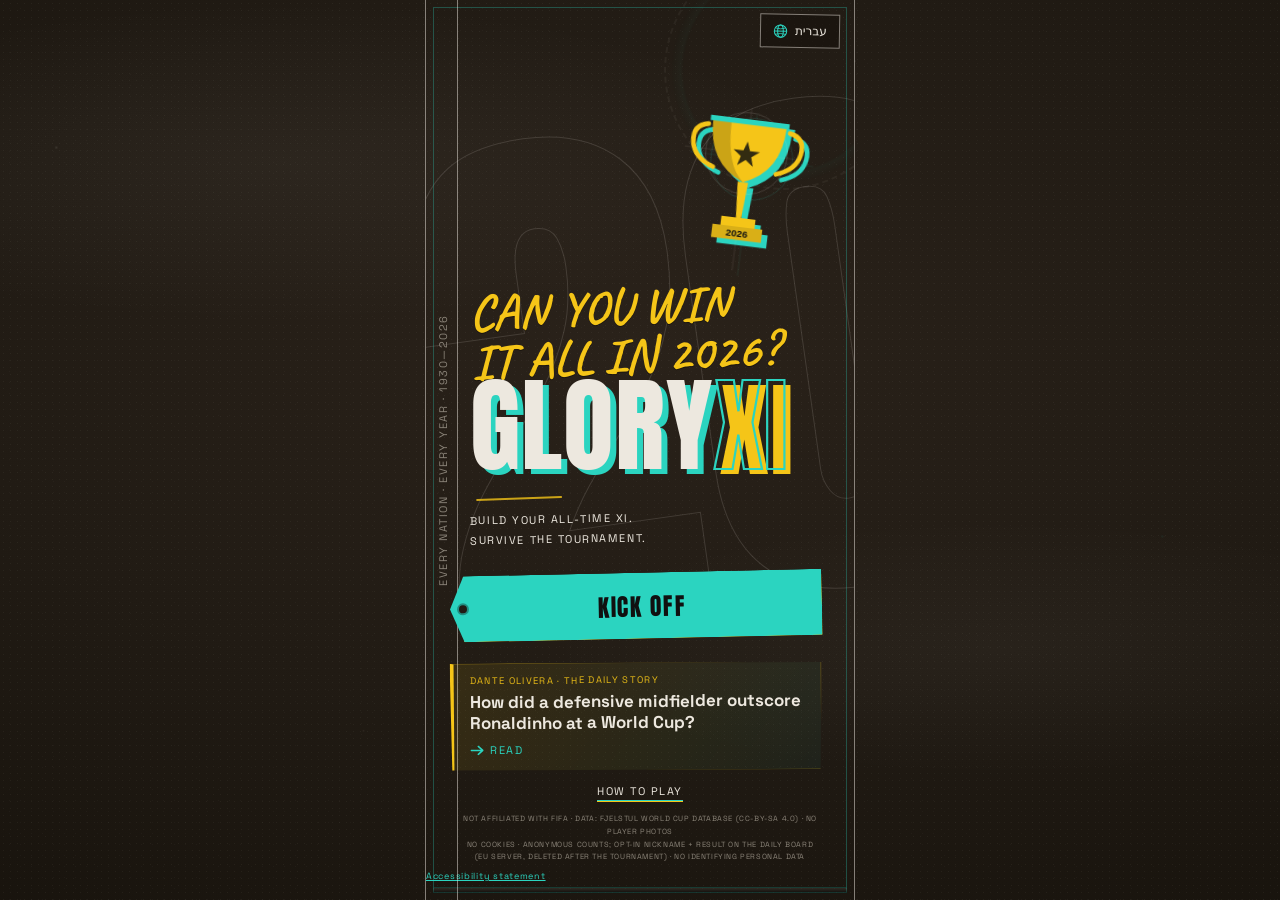
<file: index.html>
<!DOCTYPE html>
<html lang="en" dir="ltr">
<head>
  <meta charset="UTF-8">
  <meta name="viewport" content="width=device-width, initial-scale=1.0, viewport-fit=cover">
  <meta name="theme-color" content="#211B14">
  <title>GloryXI — Build Your All-Time XI</title>
  <meta name="description" content="Draw a nation and a year, build your all-time XI from 1930 to 2026, then watch the results clatter in.">
  <meta property="og:title" content="GloryXI — Can You Win It All in 2026?">
  <meta property="og:description" content="Build your all-time XI from every nation and every year since 1930 — then survive a full simulated tournament.">
  <meta property="og:type" content="website">
  <meta property="og:url" content="https://moshfrenkel.github.io/gloryxi/">
  <meta property="og:image" content="https://moshfrenkel.github.io/gloryxi/og.png">
  <meta name="twitter:card" content="summary_large_image">
  <link rel="icon" type="image/svg+xml" href="data:image/svg+xml,%3Csvg xmlns='http://www.w3.org/2000/svg' viewBox='0 0 32 32'%3E%3Crect width='32' height='32' fill='%23101010'/%3E%3Ctext x='16' y='24' text-anchor='middle' font-family='Arial Narrow,Arial' font-weight='bold' font-size='18' fill='%232BD4C0'%3EXI%3C/text%3E%3C/svg%3E">
  <!-- self-hosted fonts — zero third-party requests -->
  <link rel="stylesheet" href="./css/fonts.css">
  <link rel="stylesheet" href="./css/style.css">
  <link rel="stylesheet" href="./css/story.css">
  <!-- daily-leaderboard backend config (public anon key; empty = leaderboard off) -->
  <script src="./js/config.js"></script>
  <!-- anonymous usage stats (Umami) — no cookies, no personal data; see footer note -->
  <script>
    /* owner opt-out: open the site once with ?boss on any device and that
       browser is excluded from analytics forever (umami honours this key) */
    try {
      if (location.search.indexOf('boss') !== -1) localStorage.setItem('umami.disabled', '1');
      if (location.search.indexOf('resetnick') !== -1) localStorage.removeItem('gxi_nick');
    } catch (e) { /* ok */ }
  </script>
  <script defer src="https://cloud.umami.is/script.js" data-website-id="6cae454a-64d6-4b20-b205-41c0088eb00f" data-domains="moshfrenkel.github.io"></script>
</head>
<body>

<div id="loading" class="screen active">
  <div class="load-mark">XI</div>
  <div class="load-cap" data-i18n="loading">LOADING SQUADS</div>
</div>

<!-- S1 — THE SLEEVE -->
<div id="s1" class="screen">
  <div class="reg-marks" aria-hidden="true"></div>
  <div class="vinyl-rings" aria-hidden="true"></div>
  <button id="btn-lang" aria-label="Switch language">
    <svg width="15" height="15" viewBox="0 0 16 16" aria-hidden="true">
      <circle cx="8" cy="8" r="6.6" fill="none" stroke="currentColor" stroke-width="1.1"/>
      <ellipse cx="8" cy="8" rx="3" ry="6.6" fill="none" stroke="currentColor" stroke-width="1.1"/>
      <line x1="1.4" y1="8" x2="14.6" y2="8" stroke="currentColor" stroke-width="1.1"/>
      <path d="M2.6 4.6 Q8 6.4 13.4 4.6 M2.6 11.4 Q8 9.6 13.4 11.4" fill="none" stroke="currentColor" stroke-width="0.9"/>
    </svg>
    <span id="lang-label">עברית</span>
  </button>
  <div class="s1-spine t-cap" aria-hidden="true">EVERY NATION · EVERY YEAR · 1930—2026</div>
  <div class="s1-stack">
    <svg class="trophy-hero" viewBox="0 0 200 250" fill="none" xmlns="http://www.w3.org/2000/svg" aria-label="Trophy">
      <!-- blueprint construction lines behind the cup -->
      <circle cx="100" cy="70" r="62" stroke="rgba(237,232,223,0.22)" stroke-width="1"/>
      <line x1="100" y1="2" x2="100" y2="248" stroke="rgba(237,232,223,0.14)" stroke-width="1"/>
      <line x1="6" y1="70" x2="194" y2="70" stroke="rgba(237,232,223,0.14)" stroke-width="1"/>
      <!-- handles -->
      <path d="M38 32 Q14 36 18 62 Q22 86 52 96" stroke="#F5C518" stroke-width="7" fill="none" stroke-linecap="round"/>
      <path d="M162 32 Q186 36 182 62 Q178 86 148 96" stroke="#F5C518" stroke-width="7" fill="none" stroke-linecap="round"/>
      <!-- bowl -->
      <path d="M44 24 L156 24 Q156 92 100 114 Q44 92 44 24 Z" fill="#F5C518"/>
      <path d="M100 114 Q44 92 44 24 L72 24 Q72 92 100 114 Z" fill="rgba(16,16,16,0.18)"/>
      <rect x="40" y="18" width="120" height="8" fill="#2BD4C0"/>
      <!-- stem + base -->
      <path d="M92 114 L108 114 L104 168 L96 168 Z" fill="#F5C518"/>
      <rect x="74" y="168" width="52" height="14" fill="#F5C518"/>
      <rect x="62" y="182" width="76" height="20" fill="#F5C518"/>
      <rect x="62" y="182" width="76" height="20" fill="rgba(16,16,16,0.12)"/>
      <text x="100" y="197" text-anchor="middle" font-family="Arial Narrow, Arial" font-weight="bold" font-size="15" fill="#101010">2026</text>
      <!-- star -->
      <polygon points="100,52 105,66 120,66 108,75 112,89 100,80 88,89 92,75 80,66 95,66" fill="#101010" opacity="0.85"/>
    </svg>
    <div class="s1-q" data-i18n="s1q">CAN YOU WIN<br>IT ALL IN 2026?</div>
    <div class="s1-logo">GLORY<span class="s1-logo-xi">XI</span></div>
    <div class="s1-rule" aria-hidden="true"></div>
    <div class="s1-tag t-cap" data-i18n="s1tag">BUILD YOUR ALL-TIME XI.<br>SURVIVE THE TOURNAMENT.</div>
  </div>
  <button id="daily-btn" class="slab slab-daily-hero" hidden>
    <span class="dh-kicker t-cap" id="daily-btn-kicker"></span>
    <span class="dh-main">
      <svg width="19" height="19" viewBox="0 0 18 18" aria-hidden="true"><rect x="1.5" y="3" width="15" height="13" fill="none" stroke="currentColor" stroke-width="1.6"/><line x1="1.5" y1="7.5" x2="16.5" y2="7.5" stroke="currentColor" stroke-width="1.6"/><line x1="5.5" y1="1" x2="5.5" y2="4.5" stroke="currentColor" stroke-width="1.6"/><line x1="12.5" y1="1" x2="12.5" y2="4.5" stroke="currentColor" stroke-width="1.6"/><circle cx="9" cy="11.8" r="2.4" fill="currentColor"/></svg>
      <span id="daily-btn-label"></span>
    </span>
  </button>
  <button id="btn-start" class="slab slab-hot" data-i18n="kickoff">KICK OFF</button>
  <button id="home-board-link" class="home-board-link t-cap" hidden></button>
  <button id="story-btn" class="story-card" hidden aria-label="Dante's daily story">
    <span class="sc-kicker t-cap" id="story-btn-kicker"></span>
    <span class="sc-hook" id="story-btn-hook"></span>
    <span class="sc-cta t-cap" id="story-btn-cta">
      <svg width="14" height="10" viewBox="0 0 14 10" aria-hidden="true"><path d="M1 5 H12 M8 1 L12.5 5 L8 9" stroke="currentColor" stroke-width="1.5" fill="none" stroke-linecap="round" stroke-linejoin="round"/></svg>
      <span id="story-btn-cta-label"></span>
    </span>
  </button>
  <button id="howto-link" class="t-cap" data-i18n="howto_link">HOW TO PLAY</button>
  <div class="footer-note t-cap" data-i18n="footer">Not affiliated with FIFA · Data: Fjelstul World Cup Database (CC-BY-SA 4.0) · No player photos<br>No cookies · anonymous play counts only (visits &amp; games) · no personal data</div>
  <a class="footer-link" href="./accessibility.html" data-i18n="a11y_link">הצהרת נגישות</a>
</div>

<!-- S-HOWTO — 3-step how to play (first run + on demand) -->
<div id="s-howto" class="screen">
  <div class="ht-kicker t-cap" data-i18n="ht_title">HOW TO PLAY</div>
  <div class="ht-zone">
    <div class="ht-art">
      <svg id="ht-art-1" viewBox="0 0 200 120" aria-hidden="true">
        <rect x="22" y="18" width="92" height="62" fill="none" stroke="#EDE8DF" stroke-width="1.5"/>
        <rect x="30" y="26" width="76" height="46" fill="#2BD4C0" opacity="0.85"/>
        <rect x="126" y="18" width="56" height="62" fill="none" stroke="#EDE8DF" stroke-width="1.5"/>
        <text x="154" y="60" text-anchor="middle" font-family="Arial Narrow, Arial" font-weight="bold" font-size="26" fill="#F5C518">1970</text>
        <path d="M52 100 L88 100 M70 88 L70 100" stroke="#8A8378" stroke-width="1.5" fill="none"/>
        <path d="M140 95 q8 12 24 4" stroke="#2BD4C0" stroke-width="2" fill="none"/>
        <path d="M160 102 l6 -4 l-7 -2 z" fill="#2BD4C0"/>
      </svg>
      <svg id="ht-art-2" viewBox="0 0 200 120" aria-hidden="true" style="display:none">
        <rect x="30" y="14" width="140" height="26" fill="none" stroke="#EDE8DF" stroke-width="1.5"/>
        <circle cx="46" cy="27" r="7" fill="#2BD4C0"/>
        <line x1="62" y1="27" x2="130" y2="27" stroke="#8A8378" stroke-width="2"/>
        <text x="160" y="33" text-anchor="middle" font-family="Arial Narrow, Arial" font-weight="bold" font-size="16" fill="#F5C518">87</text>
        <path d="M100 46 L100 66 M92 58 L100 67 L108 58" stroke="#2BD4C0" stroke-width="2" fill="none"/>
        <rect x="58" y="72" width="84" height="34" fill="none" stroke="#EDE8DF" stroke-width="1.5"/>
        <circle cx="80" cy="89" r="6" fill="none" stroke="#2BD4C0" stroke-width="1.6"/>
        <circle cx="100" cy="89" r="6" fill="#2BD4C0"/>
        <circle cx="120" cy="89" r="6" fill="none" stroke="#2BD4C0" stroke-width="1.6"/>
        <text x="100" y="116" text-anchor="middle" font-family="Arial Narrow, Arial" font-weight="bold" font-size="11" fill="#8A8378">× 11</text>
      </svg>
      <svg id="ht-art-3" viewBox="0 0 200 120" aria-hidden="true" style="display:none">
        <path d="M30 96 L58 96 L58 60 L86 60 L86 30 L114 30 L114 60 L142 60 L142 96 L170 96" fill="none" stroke="#EDE8DF" stroke-width="1.5"/>
        <path d="M88 12 Q76 14 78 26 Q80 38 94 42 M112 12 Q124 14 122 26 Q120 38 106 42" stroke="#F5C518" stroke-width="3" fill="none" stroke-linecap="round"/>
        <path d="M90 8 L110 8 Q110 36 100 44 Q90 36 90 8 Z" fill="#F5C518"/>
        <rect x="93" y="44" width="14" height="6" fill="#F5C518"/>
        <circle cx="48" cy="84" r="4" fill="#2BD4C0"/><circle cx="100" cy="84" r="4" fill="#2BD4C0"/><circle cx="152" cy="84" r="4" fill="#2BD4C0"/>
      </svg>
    </div>
    <div class="ht-step t-cap" id="ht-step">1 / 3</div>
    <div class="ht-title" id="ht-title"></div>
    <div class="ht-body" id="ht-body"></div>
  </div>
  <div class="ht-dashes" aria-hidden="true"><i id="htd-1"></i><i id="htd-2"></i><i id="htd-3"></i></div>
  <button id="ht-next" class="slab slab-hot"></button>
</div>

<!-- S-DAILY — daily challenge board -->
<div id="s-daily" class="screen">
  <div class="status-strip">
    <div class="t-cap" data-i18n="daily_title">THE DAILY CHALLENGE</div>
  </div>
  <div class="daily-head">
    <div class="daily-big" data-i18n="daily_big">ONE A DAY.<br>UNTIL THE FINAL.</div>
    <div class="t-cap daily-sub" data-i18n="daily_sub">39 DAYS · ONLY TODAY IS OPEN · PROOF GOES TO THE GROUP</div>
    <a id="daily-group-link" href="https://chat.whatsapp.com/CcAQQbH9AVi9VCGCJer4JV" target="_blank" rel="noopener" data-i18n="grp_board">THE GROUP &#8594;</a>
    <button id="daily-board-link" class="lb-open-link" hidden data-i18n="lb_today">TODAY'S BOARD &#8594;</button>
  </div>
  <div id="daily-league" class="daily-league" hidden></div>
  <div id="daily-list" role="list" aria-label="Daily challenges"></div>
  <button id="daily-close" class="board-strip board-strip-close">
    <span class="t-cap" data-i18n="daily_back">BACK</span>
    <svg width="14" height="10" viewBox="0 0 14 10" aria-hidden="true"><path d="M1 1 L7 8 L13 1" stroke="#EDE8DF" stroke-width="1.5" fill="none"/></svg>
  </button>
</div>

<!-- S-BOARD — live daily leaderboard -->
<div id="s-board" class="screen">
  <div class="status-strip">
    <div class="t-cap" data-i18n="lb_board_title">DAILY BOARD</div>
  </div>
  <div class="board-head">
    <h2 id="board-title" class="board-title"></h2>
    <p id="board-sub" class="board-sub t-cap"></p>
    <p id="board-best" class="board-best t-cap" hidden></p>
    <div id="board-scope" class="board-scope" hidden></div>
  </div>
  <div id="board-state" class="board-state" role="status"></div>
  <ol id="board-list" class="board-list" aria-label="Daily leaderboard"></ol>
  <button id="board-back" class="board-strip board-strip-close">
    <span class="t-cap" data-i18n="daily_back">BACK</span>
    <svg width="14" height="10" viewBox="0 0 14 10" aria-hidden="true"><path d="M1 1 L7 8 L13 1" stroke="#EDE8DF" stroke-width="1.5" fill="none"/></svg>
  </button>
</div>

<!-- S0 — HALL OF LEGENDS (captain's pick) -->
<div id="s0" class="screen">
  <div class="status-strip">
    <div class="t-cap legend-kicker" data-i18n="s0_kicker">STEP 1 · YOUR LEGEND</div>
  </div>
  <div class="legend-head">
    <div class="legend-title" data-i18n="s0_title">HALL OF<br>LEGENDS</div>
    <div class="t-cap legend-sub" data-i18n="s0_sub">PICK ONE ALL-TIME GREAT — HE GOES STRAIGHT INTO YOUR TEAM.<br>THE OTHER 10? RANDOM DRAWS. GOOD LUCK.</div>
  </div>
  <div id="legend-list" role="list" aria-label="Legends"></div>
</div>

<!-- S-PICKYEAR — day 10: choose the World Cup your XI is drawn from -->
<div id="s-pickyear" class="screen">
  <div class="status-strip">
    <div class="t-cap legend-kicker" data-i18n="picky_kicker">STEP 1 · YOUR WORLD CUP</div>
  </div>
  <div class="legend-head">
    <div class="legend-title" data-i18n="picky_title">CHILDHOOD<br>WORLD CUP</div>
    <div class="t-cap legend-sub" data-i18n="picky_sub">WHICH WORLD CUP DO YOU REMEMBER FIRST? YOUR ENTIRE XI IS DRAWN ONLY FROM IT.</div>
  </div>
  <div id="pickyear-grid" role="list" aria-label="World Cups"></div>
</div>

<!-- S2 — THE DRAW (auto split-flap) -->
<div id="s2" class="screen">
  <div class="s2-spine t-cap" aria-hidden="true" data-i18n="s2_spine">THE DRAW</div>
  <div class="s2-round t-cap" id="s2-round"></div>
  <div class="spin-zone">
    <div class="flagreel" id="flagreel">
      <div class="reel-fade t" aria-hidden="true"></div>
      <div class="flag-track" id="flag-track"></div>
      <div class="reel-fade b" aria-hidden="true"></div>
    </div>
    <div class="spin-year-frame">
      <div id="spin-year">––––</div>
    </div>
  </div>
  <div id="draw-header" class="draw-stamp" aria-live="assertive"></div>
  <div class="skip-row">
    <button id="btn-skip-team" class="skip-box t-cap" data-i18n="skip_team">NEW NATION</button>
    <button id="btn-skip-year" class="skip-box t-cap" data-i18n="skip_year">NEW YEAR</button>
  </div>
  <div class="hint-line t-cap" data-i18n="s2_hint">DRAWING YOUR NATION AND YEAR…</div>
</div>

<!-- S3 — SQUAD SHEET -->
<div id="s3" class="screen">
  <div class="status-strip">
    <div id="progress-pips" aria-label="Draft progress"></div>
    <div id="round-label" class="t-cap" aria-live="polite"></div>
  </div>
  <div class="squad-spine t-cap" id="squad-spine" aria-hidden="true"></div>
  <div class="squad-head">
    <img id="squad-flag" class="squad-flag" alt="" draggable="false">
    <div id="squad-title" class="squad-title"></div>
    <div class="skip-row skip-row-s3">
      <button id="btn-skip-team-s3" class="skip-box t-cap" data-i18n="skip_team">NEW NATION</button>
      <button id="btn-skip-year-s3" class="skip-box t-cap" data-i18n="skip_year">NEW YEAR</button>
    </div>
  </div>
  <div class="hint-line t-cap" data-i18n="s3_hint">TAP A PLAYER, THEN TAP A POSITION</div>
  <div id="player-list" role="list" aria-label="Squad"></div>
  <!-- live control meter: team lines (weak link in coral) + title odds as the XI fills -->
  <div id="draft-meter" class="draft-meter" hidden>
    <div class="dm-lines" aria-label="Team lines">
      <div class="dm-line" data-line="def"><span class="dm-k t-cap" data-i18n="sp_def">DEF</span><span class="dm-bar"><i></i></span><span class="dm-val">50</span></div>
      <div class="dm-line" data-line="mid"><span class="dm-k t-cap" data-i18n="sp_mid">MID</span><span class="dm-bar"><i></i></span><span class="dm-val">50</span></div>
      <div class="dm-line" data-line="att"><span class="dm-k t-cap" data-i18n="sp_att">ATT</span><span class="dm-bar"><i></i></span><span class="dm-val">50</span></div>
    </div>
    <div id="dm-odds" class="dm-odds" hidden aria-live="polite">
      <span class="dm-odds-cap t-cap" data-i18n="dm_odds">TITLE ODDS</span>
      <span class="dm-odd"><span class="dm-odd-k t-cap" data-i18n="dm_champ">CHAMP</span><b id="dm-champ">–</b></span>
      <span class="dm-odd"><span class="dm-odd-k t-cap" data-i18n="dm_final">FINAL</span><b id="dm-final">–</b></span>
      <span class="dm-odd"><span class="dm-odd-k t-cap" data-i18n="dm_qf">QF+</span><b id="dm-qf">–</b></span>
    </div>
    <div id="dm-building" class="dm-building t-cap" data-i18n="dm_building" hidden>ODDS UNLOCK NEAR A FULL XI</div>
  </div>
  <button id="board-toggle" class="board-strip">
    <svg width="22" height="15" viewBox="0 0 22 15" aria-hidden="true"><rect x="1" y="1" width="20" height="13" fill="none" stroke="#2BD4C0" stroke-width="1.3"/><line x1="11" y1="1" x2="11" y2="14" stroke="#2BD4C0" stroke-width="1.3"/><circle cx="11" cy="7.5" r="2.6" fill="none" stroke="#2BD4C0" stroke-width="1.3"/></svg>
    <span class="t-cap" data-i18n="board_see">SEE MY TEAM SO FAR</span>
    <span id="board-count" class="board-count">0/11</span>
    <svg width="14" height="10" viewBox="0 0 14 10" aria-hidden="true"><path d="M1 9 L7 2 L13 9" stroke="#EDE8DF" stroke-width="1.5" fill="none"/></svg>
  </button>
</div>

<!-- S-JOKER — post-draft surprise -->
<div id="s-joker" class="screen">
  <div class="joker-head">
    <div class="t-cap joker-kicker" data-i18n="jk_kicker">SURPRISE — THE JOKER</div>
    <div class="joker-title" data-i18n="jk_title">ONE LAST CALL,<br>GAFFER</div>
    <div class="t-cap joker-sub" id="joker-sub">YOUR XI IS COMPLETE. SWAP ONE PLAYER FOR A FRESH DRAW — OR TRUST YOUR BOARD.</div>
  </div>
  <div class="board-pitch joker-pitch">
    <svg viewBox="0 0 375 520" preserveAspectRatio="none" class="pitch-lines" aria-hidden="true">
      <rect x="12" y="12" width="351" height="496" fill="none" stroke="#FFFFFF" stroke-width="1"/>
      <line x1="12" y1="260" x2="363" y2="260" stroke="#FFFFFF" stroke-width="1"/>
      <circle cx="187.5" cy="260" r="46" fill="none" stroke="#FFFFFF" stroke-width="1"/>
      <rect x="97" y="12" width="181" height="58" fill="none" stroke="#FFFFFF" stroke-width="1"/>
      <rect x="97" y="450" width="181" height="58" fill="none" stroke="#FFFFFF" stroke-width="1"/>
    </svg>
    <div id="joker-slots"></div>
  </div>
  <div class="action-row">
    <button id="joker-swap" class="slab slab-gold" data-i18n="jk_swap">SWAP ONE</button>
    <button id="joker-keep" class="slab slab-hot" data-i18n="jk_keep">PLAY</button>
  </div>
</div>

<!-- S-NAME — name your XI -->
<div id="s-name" class="screen">
  <div class="name-zone">
    <div class="t-cap name-kicker" data-i18n="nm_kicker">FINAL TOUCH</div>
    <div class="name-title" data-i18n="nm_title">NAME<br>YOUR XI</div>
    <input id="team-name" class="name-input" type="text" maxlength="18" autocomplete="off"
           autocapitalize="characters" spellcheck="false" placeholder="THE INVINCIBLES" data-i18n-ph="nm_ph">
    <div class="t-cap name-hint" data-i18n="nm_hint">THIS GOES ON THE SCOREBOARD — AND ON THE SHARE CARD.</div>
  </div>
  <button id="btn-name-lock" class="slab slab-hot" data-i18n="nm_lock">LOCK IT IN</button>
</div>

<!-- S4 — THE BOARD (overlay) -->
<div id="s4" class="screen">
  <div class="board-head">
    <span class="t-cap" data-i18n="s4_head">MY TEAM — 4·4·2</span>
    <span id="board-count-2" class="board-count"></span>
  </div>
  <div class="board-pitch">
    <svg viewBox="0 0 375 520" preserveAspectRatio="none" class="pitch-lines" aria-hidden="true">
      <rect x="12" y="12" width="351" height="496" fill="none" stroke="#EDE8DF" stroke-width="1"/>
      <line x1="12" y1="260" x2="363" y2="260" stroke="#EDE8DF" stroke-width="1"/>
      <circle cx="187.5" cy="260" r="46" fill="none" stroke="#EDE8DF" stroke-width="1"/>
      <rect x="97" y="12" width="181" height="58" fill="none" stroke="#EDE8DF" stroke-width="1"/>
      <rect x="97" y="450" width="181" height="58" fill="none" stroke="#EDE8DF" stroke-width="1"/>
      <rect x="142" y="12" width="91" height="24" fill="none" stroke="#EDE8DF" stroke-width="1"/>
      <rect x="142" y="484" width="91" height="24" fill="none" stroke="#EDE8DF" stroke-width="1"/>
    </svg>
    <div id="board-slots"></div>
  </div>
  <button id="board-close" class="board-strip board-strip-close">
    <span class="t-cap" data-i18n="s4_close">BACK TO THE SQUAD</span>
    <svg width="14" height="10" viewBox="0 0 14 10" aria-hidden="true"><path d="M1 1 L7 8 L13 1" stroke="#EDE8DF" stroke-width="1.5" fill="none"/></svg>
  </button>
</div>

<!-- S5 — THE VIDIPRINTER -->
<div id="s5" class="screen">
  <div class="s5-head">
    <div class="t-cap s5-kicker" data-i18n="s5_kicker">RESULTS SERVICE</div>
    <div class="s5-title" data-i18n="s5_title">THE&nbsp;TOURNAMENT</div>
    <div class="hint-line t-cap" data-i18n="s5_hint">TAP THE BUTTON TO PLAY EACH MATCH</div>
  </div>
  <div id="printer-feed" role="log" aria-live="polite"></div>
  <div id="tactics-bar" hidden>
    <div class="tac-opp">
      <span class="tac-vs t-cap" data-i18n="tac_vs">NEXT</span>
      <span id="tac-opp-name" class="tac-opp-name" dir="auto"></span>
      <span id="tac-read" class="tac-read t-cap"></span>
    </div>
    <!-- the decision room: their lines on the left, YOUR live chance on the right -->
    <div class="tac-matchup">
      <div class="tac-opp-lines" id="tac-opp-lines" aria-label="Opponent lines"></div>
      <div class="tac-win">
        <b id="tac-win-pct" class="tac-win-pct">–</b>
        <span class="tac-win-cap t-cap" id="tac-win-cap"></span>
      </div>
    </div>
    <input id="tac-slider" class="tac-slider" type="range" min="0" max="100" value="50" step="1"
           aria-label="match approach" aria-valuetext="balanced">
    <div class="tac-ticks t-cap">
      <span data-i18n="ment_bunker">BUNKER</span>
      <span data-i18n="ment_def">DEFENSIVE</span>
      <span data-i18n="ment_bal">BALANCED</span>
      <span data-i18n="ment_atk">ATTACKING</span>
      <span data-i18n="ment_allout">ALL-OUT</span>
    </div>
    <div id="tac-current" class="tac-current"></div>
    <div class="tac-winhint t-cap" data-i18n="tac_winhint">YOUR CHANCE — MOVES WITH YOUR APPROACH</div>
  </div>
  <button id="btn-next-match" class="slab slab-hot">RUN MATCH 1</button>
</div>

<!-- S6 — THE BACK COVER -->
<div id="s6" class="screen">
  <div class="reg-marks" aria-hidden="true"></div>
  <div class="verdict-zone">
    <div class="t-cap verdict-kicker" data-i18n="s6_kicker">FINAL RESULT</div>
    <div id="verdict-stage" class="verdict-stage"></div>
    <div id="verdict-proof" class="verdict-proof" hidden></div>
    <div id="verdict-record" class="verdict-record"></div>
    <div id="verdict-avg" class="t-cap verdict-avg"></div>
    <div id="verdict-glory" class="verdict-glory" hidden></div>
    <button id="scoring-link" class="scoring-link t-cap" hidden data-i18n="gs_how">HOW IS GLORYSCORE EARNED?</button>
  </div>
  <div id="loss-summary" class="loss-summary" hidden>
    <div id="loss-peak" class="loss-row loss-peak"></div>
    <div id="loss-weak" class="loss-row loss-weak"></div>
  </div>
  <div class="t-cap tracklist-label" data-i18n="xi_label">YOUR ALL-TIME XI</div>
  <div class="result-pitch">
    <svg viewBox="0 0 375 520" preserveAspectRatio="none" class="pitch-lines" aria-hidden="true">
      <rect x="12" y="12" width="351" height="496" fill="none" stroke="#FFFFFF" stroke-width="1.5"/>
      <line x1="12" y1="260" x2="363" y2="260" stroke="#FFFFFF" stroke-width="1.5"/>
      <circle cx="187.5" cy="260" r="46" fill="none" stroke="#FFFFFF" stroke-width="1.5"/>
      <rect x="97" y="12" width="181" height="58" fill="none" stroke="#FFFFFF" stroke-width="1.5"/>
      <rect x="97" y="450" width="181" height="58" fill="none" stroke="#FFFFFF" stroke-width="1.5"/>
    </svg>
    <div id="result-slots"></div>
  </div>
  <div id="tourney-badge" class="tourney-badge" hidden></div>
  <div id="result-scorers" class="result-scorers" hidden></div>
  <div id="lb-row" class="lb-row" hidden>
    <div id="lb-sent" class="lb-sent" hidden dir="auto"></div>
    <button id="lb-change" class="lb-open-link" hidden data-i18n="lb_change">change nickname</button>
    <button id="lb-view" class="lb-open-link" hidden data-i18n="lb_view">SEE THE DAILY BOARD &#8594;</button>
    <div id="lb-setnick" class="lb-setnick" hidden>
      <label for="lb-nick" id="lb-nick-label" class="lb-nick-label" data-i18n="lb_label">JOIN TODAY'S BOARD — PICK A NICKNAME</label>
      <input id="lb-nick" class="lb-nick" type="text" maxlength="20" autocomplete="off" spellcheck="false" dir="auto" data-i18n-ph="lb_ph" placeholder="Your nickname">
      <button id="lb-save" class="slab slab-hot lb-save" data-i18n="lb_save">ADD ME TO THE BOARD</button>
      <p id="lb-note" class="lb-note" data-i18n="lb_note">A nickname + your result only, for the daily board. Pick a name that doesn't identify you. No tracking.</p>
    </div>
  </div>
  <button id="btn-swap" class="slab slab-gold btn-swap" hidden data-i18n="sw_cta">SWAP ONE &amp; RUN IT BACK</button>
  <div class="action-row">
    <button id="btn-share" class="slab slab-hot" data-i18n="share">SHARE</button>
    <button id="btn-again" class="slab slab-line" data-i18n="again">PLAY AGAIN</button>
  </div>
  <a id="group-cta" href="https://chat.whatsapp.com/CcAQQbH9AVi9VCGCJer4JV" target="_blank" rel="noopener">
    <span class="gc-kick t-cap" data-i18n="grp_kick">THE DRESSING ROOM</span>
    <span class="gc-main" data-i18n="grp_main">WON? CRASHED OUT? THE GROUP WANTS PROOF.</span>
    <span class="gc-btn">
      <span data-i18n="grp_btn">JOIN THE WHATSAPP GROUP</span>
      <svg width="22" height="14" viewBox="0 0 22 14" aria-hidden="true"><path d="M1.5 8 q9 -7 17 -3.5 M14 1.5 l5.2 3.1 l-5.8 2.6" fill="none" stroke="currentColor" stroke-width="2" stroke-linecap="round" stroke-linejoin="round"/></svg>
    </span>
  </a>
</div>

<!-- S-GUIDE — how it works (meters, odds, tactics, end screen, GloryScore) -->
<div id="s-guide" class="screen">
  <div class="status-strip story-top">
    <button id="guide-back" class="story-back-top" aria-label="Back">
      <svg width="20" height="14" viewBox="0 0 20 14" aria-hidden="true"><path d="M7 1 L1 7 L7 13 M1 7 H19" stroke="currentColor" stroke-width="1.8" fill="none" stroke-linecap="round" stroke-linejoin="round"/></svg>
      <span class="t-cap" id="guide-back-label"></span>
    </button>
    <div class="t-cap" id="guide-kicker"></div>
  </div>
  <div class="guide-scroll" id="guide-scroll">
    <div class="guide-title" id="guide-title"></div>
    <div id="guide-sections"></div>
  </div>
</div>

<!-- S-SWAP — swap one player & run it back (Sprint 3) -->
<div id="s-swap" class="screen">
  <div class="status-strip">
    <div class="t-cap" data-i18n="sw_kicker">RUN IT BACK</div>
  </div>
  <div class="swap-head">
    <div class="swap-title" data-i18n="sw_title">SWAP ONE.<br>GO AGAIN.</div>
    <div class="t-cap swap-sub" id="swap-sub"></div>
  </div>
  <div class="board-pitch swap-pitch">
    <svg viewBox="0 0 375 520" preserveAspectRatio="none" class="pitch-lines" aria-hidden="true">
      <rect x="12" y="12" width="351" height="496" fill="none" stroke="#EDE8DF" stroke-width="1"/>
      <line x1="12" y1="260" x2="363" y2="260" stroke="#EDE8DF" stroke-width="1"/>
      <circle cx="187.5" cy="260" r="46" fill="none" stroke="#EDE8DF" stroke-width="1"/>
      <rect x="97" y="12" width="181" height="58" fill="none" stroke="#EDE8DF" stroke-width="1"/>
      <rect x="97" y="450" width="181" height="58" fill="none" stroke="#EDE8DF" stroke-width="1"/>
    </svg>
    <div id="swap-slots"></div>
  </div>
  <div class="swap-tray">
    <div class="t-cap swap-pick-label" id="swap-pick-label"></div>
    <div id="swap-options" class="swap-options"></div>
  </div>
  <button id="swap-cancel" class="board-strip board-strip-close">
    <span class="t-cap" data-i18n="sw_cancel">BACK TO THE RESULT</span>
    <svg width="14" height="10" viewBox="0 0 14 10" aria-hidden="true"><path d="M1 1 L7 8 L13 1" stroke="#EDE8DF" stroke-width="1.5" fill="none"/></svg>
  </button>
</div>

<!-- S-STORY — Dante's daily article reader -->
<div id="s-story" class="screen">
  <div class="status-strip story-top">
    <button id="story-back-top" class="story-back-top" aria-label="Back">
      <svg width="20" height="14" viewBox="0 0 20 14" aria-hidden="true"><path d="M7 1 L1 7 L7 13 M1 7 H19" stroke="currentColor" stroke-width="1.8" fill="none" stroke-linecap="round" stroke-linejoin="round"/></svg>
      <span class="t-cap" id="story-back-top-label"></span>
    </button>
    <div class="t-cap" id="story-kicker"></div>
    <button id="story-share" class="story-share" aria-label="Share">
      <svg width="19" height="19" viewBox="0 0 20 20" fill="none" stroke="currentColor" stroke-width="1.7" stroke-linecap="round" stroke-linejoin="round" aria-hidden="true">
        <circle cx="14.6" cy="4.2" r="2.3"/><circle cx="5" cy="10" r="2.3"/><circle cx="14.6" cy="15.8" r="2.3"/>
        <path d="M7 8.85 L12.6 5.35 M7 11.15 L12.6 14.65"/>
      </svg>
      <span class="t-cap" id="story-share-label"></span>
    </button>
  </div>
  <div class="story-scroll">
    <h1 id="story-title" class="story-title"></h1>
    <div id="story-dek" class="story-dek"></div>
    <div id="story-by" class="story-by t-cap"></div>
    <figure class="story-hero"><img id="story-hero-img" alt="" draggable="false"></figure>
    <div id="story-body" class="story-body"></div>
    <div id="story-dyk" class="story-dyk" hidden>
      <div class="dyk-k t-cap" id="story-dyk-k"></div>
      <p id="story-dyk-p"></p>
    </div>
    <div class="story-disc" id="story-disc"></div>
    <div class="story-sources">
      <div class="t-cap" id="story-src-label"></div>
      <ul id="story-src-list"></ul>
    </div>
    <button id="story-share-cta" class="story-share-cta" aria-label="Share">
      <svg width="20" height="20" viewBox="0 0 20 20" fill="none" stroke="currentColor" stroke-width="1.7" stroke-linecap="round" stroke-linejoin="round" aria-hidden="true">
        <circle cx="14.6" cy="4.2" r="2.3"/><circle cx="5" cy="10" r="2.3"/><circle cx="14.6" cy="15.8" r="2.3"/>
        <path d="M7 8.85 L12.6 5.35 M7 11.15 L12.6 14.65"/>
      </svg>
      <span id="story-share-cta-label"></span>
    </button>
  </div>
  <button id="story-back" class="board-strip board-strip-close">
    <span class="t-cap" id="story-back-label"></span>
    <svg width="14" height="10" viewBox="0 0 14 10" aria-hidden="true"><path d="M1 1 L7 8 L13 1" stroke="#EDE8DF" stroke-width="1.5" fill="none"/></svg>
  </button>
</div>

<!-- S-STORIES — Dante's archive hub: today's featured story + earlier cards -->
<div id="s-stories" class="screen">
  <div class="status-strip story-top">
    <button id="stories-back-top" class="story-back-top" aria-label="Back">
      <svg width="20" height="14" viewBox="0 0 20 14" aria-hidden="true"><path d="M7 1 L1 7 L7 13 M1 7 H19" stroke="currentColor" stroke-width="1.8" fill="none" stroke-linecap="round" stroke-linejoin="round"/></svg>
      <span class="t-cap" id="stories-back-top-label"></span>
    </button>
    <div class="t-cap" id="stories-kicker"></div>
  </div>
  <div class="stories-scroll">
    <button id="stories-feat" class="stories-feat">
      <span class="sf-kicker t-cap" id="stories-feat-kicker"></span>
      <span class="sf-hook" id="stories-feat-hook"></span>
      <figure class="sf-hero"><img id="stories-feat-img" alt="" draggable="false"></figure>
      <span class="sf-title" id="stories-feat-title"></span>
      <span class="sf-dek" id="stories-feat-dek"></span>
      <span class="sf-cta t-cap" id="stories-feat-cta"></span>
    </button>
    <div class="stories-arch-label t-cap" id="stories-arch-label" hidden></div>
    <div id="stories-list" class="stories-list"></div>
  </div>
</div>

<script type="module" src="./js/main.js"></script>
<script defer src="./js/fx.js"></script>
</body>
</html>
</file>
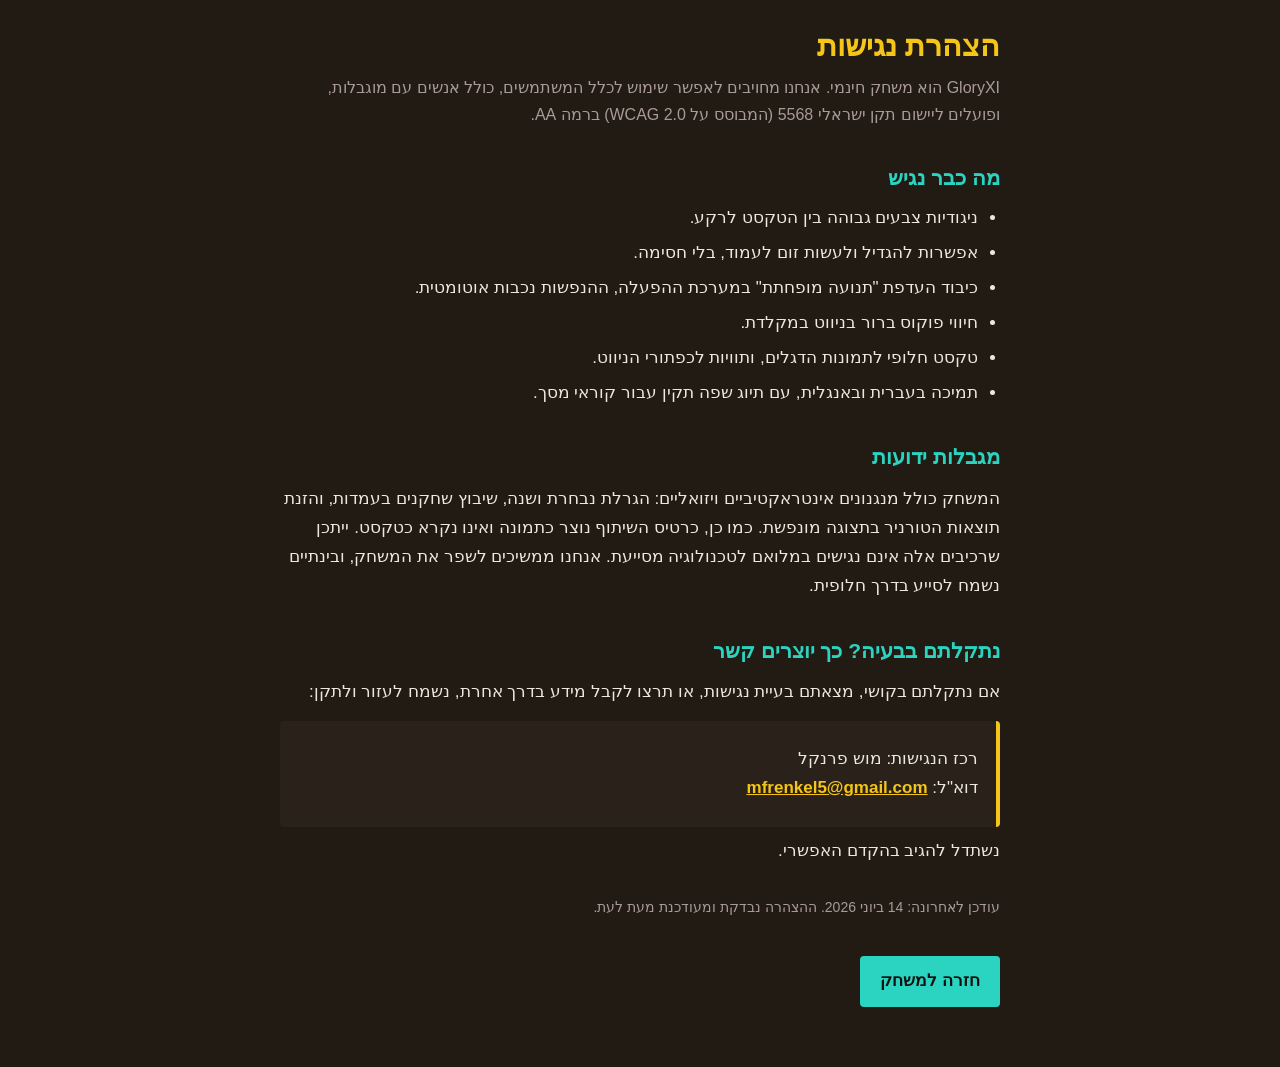
<file: accessibility.html>
<!DOCTYPE html>
<html lang="he" dir="rtl">
<head>
  <meta charset="UTF-8">
  <meta name="viewport" content="width=device-width, initial-scale=1.0, viewport-fit=cover">
  <meta name="theme-color" content="#211B14">
  <title>הצהרת נגישות · GloryXI</title>
  <style>
    :root { --bg:#211B14; --panel:#2A221A; --bone:#EDE8DF; --teal:#2BD4C0; --gold:#F5C518; --grey:#A99; }
    * { box-sizing: border-box; }
    body {
      margin: 0; background: var(--bg); color: var(--bone);
      font-family: 'Segoe UI', Arial, sans-serif; line-height: 1.7;
      font-size: 17px; padding: 28px 20px 60px;
    }
    main { max-width: 720px; margin: 0 auto; }
    h1 { color: var(--gold); font-size: 30px; line-height: 1.2; margin: 0 0 6px; }
    h2 { color: var(--teal); font-size: 21px; margin: 32px 0 8px; }
    p { margin: 10px 0; }
    ul { margin: 8px 0; padding-inline-start: 22px; }
    li { margin: 6px 0; }
    a { color: var(--teal); }
    a:focus-visible, .back:focus-visible { outline: 3px solid var(--gold); outline-offset: 3px; border-radius: 2px; }
    .lead { color: var(--grey); font-size: 16px; }
    .contact { background: var(--panel); border-inline-start: 4px solid var(--gold); padding: 14px 18px; margin-top: 14px; border-radius: 4px; }
    .contact a { color: var(--gold); font-weight: 700; }
    .updated { color: var(--grey); font-size: 14px; margin-top: 30px; }
    .back {
      display: inline-block; margin-top: 26px; padding: 11px 20px;
      background: var(--teal); color: #10110F; font-weight: 700;
      text-decoration: none; border-radius: 4px;
    }
  </style>
</head>
<body>
<main>
  <h1>הצהרת נגישות</h1>
  <p class="lead">GloryXI הוא משחק חינמי. אנחנו מחויבים לאפשר שימוש לכלל המשתמשים, כולל אנשים עם מוגבלות, ופועלים ליישום תקן ישראלי 5568 (המבוסס על WCAG 2.0) ברמה AA.</p>

  <h2>מה כבר נגיש</h2>
  <ul>
    <li>ניגודיות צבעים גבוהה בין הטקסט לרקע.</li>
    <li>אפשרות להגדיל ולעשות זום לעמוד, בלי חסימה.</li>
    <li>כיבוד העדפת "תנועה מופחתת" במערכת ההפעלה, ההנפשות נכבות אוטומטית.</li>
    <li>חיווי פוקוס ברור בניווט במקלדת.</li>
    <li>טקסט חלופי לתמונות הדגלים, ותוויות לכפתורי הניווט.</li>
    <li>תמיכה בעברית ובאנגלית, עם תיוג שפה תקין עבור קוראי מסך.</li>
  </ul>

  <h2>מגבלות ידועות</h2>
  <p>המשחק כולל מנגנונים אינטראקטיביים ויזואליים: הגרלת נבחרת ושנה, שיבוץ שחקנים בעמדות, והזנת תוצאות הטורניר בתצוגה מונפשת. כמו כן, כרטיס השיתוף נוצר כתמונה ואינו נקרא כטקסט. ייתכן שרכיבים אלה אינם נגישים במלואם לטכנולוגיה מסייעת. אנחנו ממשיכים לשפר את המשחק, ובינתיים נשמח לסייע בדרך חלופית.</p>

  <h2>נתקלתם בבעיה? כך יוצרים קשר</h2>
  <p>אם נתקלתם בקושי, מצאתם בעיית נגישות, או תרצו לקבל מידע בדרך אחרת, נשמח לעזור ולתקן:</p>
  <div class="contact">
    <p>רכז הנגישות: מוש פרנקל<br>
    דוא"ל: <a href="mailto:mfrenkel5@gmail.com">mfrenkel5@gmail.com</a></p>
  </div>
  <p>נשתדל להגיב בהקדם האפשרי.</p>

  <p class="updated">עודכן לאחרונה: 14 ביוני 2026. ההצהרה נבדקת ומעודכנת מעת לעת.</p>

  <a class="back" href="./">חזרה למשחק</a>
</main>
</body>
</html>
</file>
<file: css/fonts.css>
/* Caveat — chalk handwriting headings (self-hosted, no third-party requests) */
/* latin */
@font-face {
  font-family: 'Caveat';
  font-style: normal;
  font-weight: 400 700;
  font-display: swap;
  src: url(./../fonts/caveat-latin.woff2) format('woff2');
  unicode-range: U+0000-00FF, U+0131, U+0152-0153, U+02BB-02BC, U+02C6, U+02DA, U+02DC, U+0304, U+0308, U+0329, U+2000-206F, U+20AC, U+2122, U+2191, U+2193, U+2212, U+2215, U+FEFF, U+FFFD;
}
/* latin-ext */
@font-face {
  font-family: 'Caveat';
  font-style: normal;
  font-weight: 400 700;
  font-display: swap;
  src: url(./../fonts/caveat-latin-ext.woff2) format('woff2');
  unicode-range: U+0100-02BA, U+02BD-02C5, U+02C7-02CC, U+02CE-02D7, U+02DD-02FF, U+0304, U+0308, U+0329, U+1D00-1DBF, U+1E00-1E9F, U+1EF2-1EFF, U+2020, U+20A0-20AB, U+20AD-20C0, U+2113, U+2C60-2C7F, U+A720-A7FF;
}

/* vietnamese */
@font-face {
  font-family: 'Anton';
  font-style: normal;
  font-weight: 400;
  font-display: swap;
  src: url(./../fonts/anton-1Ptgg87LROyAm3K8-C8QSw.woff2) format('woff2');
  unicode-range: U+0102-0103, U+0110-0111, U+0128-0129, U+0168-0169, U+01A0-01A1, U+01AF-01B0, U+0300-0301, U+0303-0304, U+0308-0309, U+0323, U+0329, U+1EA0-1EF9, U+20AB;
}
/* latin-ext */
@font-face {
  font-family: 'Anton';
  font-style: normal;
  font-weight: 400;
  font-display: swap;
  src: url(./../fonts/anton-1Ptgg87LROyAm3K9-C8QSw.woff2) format('woff2');
  unicode-range: U+0100-02BA, U+02BD-02C5, U+02C7-02CC, U+02CE-02D7, U+02DD-02FF, U+0304, U+0308, U+0329, U+1D00-1DBF, U+1E00-1E9F, U+1EF2-1EFF, U+2020, U+20A0-20AB, U+20AD-20C0, U+2113, U+2C60-2C7F, U+A720-A7FF;
}
/* latin */
@font-face {
  font-family: 'Anton';
  font-style: normal;
  font-weight: 400;
  font-display: swap;
  src: url(./../fonts/anton-1Ptgg87LROyAm3Kz-C8.woff2) format('woff2');
  unicode-range: U+0000-00FF, U+0131, U+0152-0153, U+02BB-02BC, U+02C6, U+02DA, U+02DC, U+0304, U+0308, U+0329, U+2000-206F, U+20AC, U+2122, U+2191, U+2193, U+2212, U+2215, U+FEFF, U+FFFD;
}
/* vietnamese */
@font-face {
  font-family: 'Space Grotesk';
  font-style: normal;
  font-weight: 400;
  font-display: swap;
  src: url(./../fonts/spacegrotesk-V8mDoQDjQSkFtoMM3T6r8E7mPb54C-s0.woff2) format('woff2');
  unicode-range: U+0102-0103, U+0110-0111, U+0128-0129, U+0168-0169, U+01A0-01A1, U+01AF-01B0, U+0300-0301, U+0303-0304, U+0308-0309, U+0323, U+0329, U+1EA0-1EF9, U+20AB;
}
/* latin-ext */
@font-face {
  font-family: 'Space Grotesk';
  font-style: normal;
  font-weight: 400;
  font-display: swap;
  src: url(./../fonts/spacegrotesk-V8mDoQDjQSkFtoMM3T6r8E7mPb94C-s0.woff2) format('woff2');
  unicode-range: U+0100-02BA, U+02BD-02C5, U+02C7-02CC, U+02CE-02D7, U+02DD-02FF, U+0304, U+0308, U+0329, U+1D00-1DBF, U+1E00-1E9F, U+1EF2-1EFF, U+2020, U+20A0-20AB, U+20AD-20C0, U+2113, U+2C60-2C7F, U+A720-A7FF;
}
/* latin */
@font-face {
  font-family: 'Space Grotesk';
  font-style: normal;
  font-weight: 400;
  font-display: swap;
  src: url(./../fonts/spacegrotesk-V8mDoQDjQSkFtoMM3T6r8E7mPbF4Cw.woff2) format('woff2');
  unicode-range: U+0000-00FF, U+0131, U+0152-0153, U+02BB-02BC, U+02C6, U+02DA, U+02DC, U+0304, U+0308, U+0329, U+2000-206F, U+20AC, U+2122, U+2191, U+2193, U+2212, U+2215, U+FEFF, U+FFFD;
}
/* vietnamese */
@font-face {
  font-family: 'Space Grotesk';
  font-style: normal;
  font-weight: 500;
  font-display: swap;
  src: url(./../fonts/spacegrotesk-V8mDoQDjQSkFtoMM3T6r8E7mPb54C-s0.woff2) format('woff2');
  unicode-range: U+0102-0103, U+0110-0111, U+0128-0129, U+0168-0169, U+01A0-01A1, U+01AF-01B0, U+0300-0301, U+0303-0304, U+0308-0309, U+0323, U+0329, U+1EA0-1EF9, U+20AB;
}
/* latin-ext */
@font-face {
  font-family: 'Space Grotesk';
  font-style: normal;
  font-weight: 500;
  font-display: swap;
  src: url(./../fonts/spacegrotesk-V8mDoQDjQSkFtoMM3T6r8E7mPb94C-s0.woff2) format('woff2');
  unicode-range: U+0100-02BA, U+02BD-02C5, U+02C7-02CC, U+02CE-02D7, U+02DD-02FF, U+0304, U+0308, U+0329, U+1D00-1DBF, U+1E00-1E9F, U+1EF2-1EFF, U+2020, U+20A0-20AB, U+20AD-20C0, U+2113, U+2C60-2C7F, U+A720-A7FF;
}
/* latin */
@font-face {
  font-family: 'Space Grotesk';
  font-style: normal;
  font-weight: 500;
  font-display: swap;
  src: url(./../fonts/spacegrotesk-V8mDoQDjQSkFtoMM3T6r8E7mPbF4Cw.woff2) format('woff2');
  unicode-range: U+0000-00FF, U+0131, U+0152-0153, U+02BB-02BC, U+02C6, U+02DA, U+02DC, U+0304, U+0308, U+0329, U+2000-206F, U+20AC, U+2122, U+2191, U+2193, U+2212, U+2215, U+FEFF, U+FFFD;
}
/* vietnamese */
@font-face {
  font-family: 'Space Grotesk';
  font-style: normal;
  font-weight: 700;
  font-display: swap;
  src: url(./../fonts/spacegrotesk-V8mDoQDjQSkFtoMM3T6r8E7mPb54C-s0.woff2) format('woff2');
  unicode-range: U+0102-0103, U+0110-0111, U+0128-0129, U+0168-0169, U+01A0-01A1, U+01AF-01B0, U+0300-0301, U+0303-0304, U+0308-0309, U+0323, U+0329, U+1EA0-1EF9, U+20AB;
}
/* latin-ext */
@font-face {
  font-family: 'Space Grotesk';
  font-style: normal;
  font-weight: 700;
  font-display: swap;
  src: url(./../fonts/spacegrotesk-V8mDoQDjQSkFtoMM3T6r8E7mPb94C-s0.woff2) format('woff2');
  unicode-range: U+0100-02BA, U+02BD-02C5, U+02C7-02CC, U+02CE-02D7, U+02DD-02FF, U+0304, U+0308, U+0329, U+1D00-1DBF, U+1E00-1E9F, U+1EF2-1EFF, U+2020, U+20A0-20AB, U+20AD-20C0, U+2113, U+2C60-2C7F, U+A720-A7FF;
}
/* latin */
@font-face {
  font-family: 'Space Grotesk';
  font-style: normal;
  font-weight: 700;
  font-display: swap;
  src: url(./../fonts/spacegrotesk-V8mDoQDjQSkFtoMM3T6r8E7mPbF4Cw.woff2) format('woff2');
  unicode-range: U+0000-00FF, U+0131, U+0152-0153, U+02BB-02BC, U+02C6, U+02DA, U+02DC, U+0304, U+0308, U+0329, U+2000-206F, U+20AC, U+2122, U+2191, U+2193, U+2212, U+2215, U+FEFF, U+FFFD;
}
</file>
<file: css/style.css>
/* GloryXI — COACH'S TACTICAL CHALKBOARD.
   A dark warm-slate board: chalk-drawn headings (Caveat), hand-drawn lines that
   draw themselves on, a living layered background (slate gradient + drifting
   chalk-dust + eraser sheen + vignette). No wooden frame — a thin teal hairline /
   chalk-tray edge instead. Legends read as pure chalk; players on the pitch are
   vivid full-colour kit "magnets" floating above the chalk with a soft shadow.
   The world tilts with the phone (fx.js drives --px / --py, -1..1). */

:root {
  --paper: #211B14;          /* warm-charcoal board base */
  --paper-deep: #14100A;     /* near-black, board deepening */
  --ink:   #101010;
  --bone:  #EDE8DF;          /* chalk / bone */
  --hot:   #2BD4C0;          /* primary accent — teal */
  --gold:  #F5C518;          /* secondary accent — gold */
  --warn:  #FF9F6E;          /* coral — negatives only */
  --grass: #2F8F4A;          /* grass green — pitch hints only */
  --grey:  #8A8378;
  --hair:  rgba(237, 232, 223, 0.5);
  --string: rgba(237, 232, 223, 0.38);
  /* dim accent washes — for big surfaces where full ink would shout */
  --hot-dim:  rgba(43, 212, 192, 0.35);
  --gold-dim: rgba(245, 197, 24, 0.3);
  --chalk: 'Caveat', 'Comic Sans MS', cursive;   /* handwriting headings */
  --grass1: #2BD4C0;         /* legacy aliases (kept so nothing breaks) */
  --grass2: #1E9E90;
  --px: 0;                   /* parallax x, set by fx.js */
  --py: 0;                   /* parallax y, set by fx.js */
}

* { margin: 0; padding: 0; box-sizing: border-box; -webkit-tap-highlight-color: transparent; }

html, body { height: 100%; overscroll-behavior: none; }

body {
  background: var(--paper);
  color: var(--bone);
  font-family: 'Space Grotesk', system-ui, sans-serif;
  overflow: hidden;
  /* ── ALIVE board: layered depth, never one flat colour ── */
  background-image:
    /* soft eraser smears — broad faint diagonal sweeps */
    radial-gradient(ellipse 70% 30% at 22% 18%, rgba(237,232,223,0.045), transparent 60%),
    radial-gradient(ellipse 60% 24% at 78% 72%, rgba(237,232,223,0.035), transparent 60%),
    /* chalk-dust grain — two fine offset speckle screens */
    radial-gradient(rgba(237,232,223,0.05) 0.8px, transparent 1px),
    radial-gradient(rgba(237,232,223,0.03) 0.8px, transparent 1px),
    /* rich slate gradient — warm-charcoal deepening to near-black + vignette */
    radial-gradient(ellipse 120% 90% at 50% 38%, #2A221A 0%, var(--paper) 45%, var(--paper-deep) 100%);
  background-size: 100% 100%, 100% 100%, 7px 7px, 11px 11px, 100% 100%;
  background-position: 0 0, 0 0, 0 0, 4px 3px, 0 0;
}
/* drifting chalk-dust layer — slow parallax breathing over the board */
body::before {
  content: ''; position: fixed; inset: -10%; pointer-events: none; z-index: 0;
  background:
    radial-gradient(circle 1.5px at 12% 22%, rgba(237,232,223,0.10), transparent 2px),
    radial-gradient(circle 1px   at 64% 14%, rgba(237,232,223,0.08), transparent 1.5px),
    radial-gradient(circle 1.5px at 84% 58%, rgba(43,212,192,0.07), transparent 2px),
    radial-gradient(circle 1px   at 32% 76%, rgba(237,232,223,0.07), transparent 1.5px),
    radial-gradient(circle 1px   at 50% 44%, rgba(245,197,24,0.05), transparent 1.5px);
  translate: calc(var(--px) * -18px) calc(var(--py) * -14px);
  transition: translate 220ms linear;
  animation: dust-drift 26s ease-in-out infinite;
}
@keyframes dust-drift {
  50% { transform: translateY(-10px) rotate(0.4deg); opacity: 0.85; }
}
/* keep real content above the dust */
.screen { z-index: 1; }

/* draw-on chalk underline — reusable handwriting rule */
@keyframes chalk-draw { from { stroke-dashoffset: var(--len, 400); } to { stroke-dashoffset: 0; } }

.t-cap {
  font-size: 11px;
  letter-spacing: 0.14em;
  color: var(--grey);
  text-transform: uppercase;
}

button { font-family: inherit; color: inherit; background: none; border: none; cursor: pointer; }

/* pressed tag — yanked down hard on its string */
button:active, .player-row:active, .slot-option:active {
  transform: translateY(4px) rotate(0.8deg) scale(0.98);
  transition: transform 50ms ease-out;
}

/* ── screens: every entry SLAMS in from depth, no blur ───── */
.screen { display: none; position: fixed; inset: 0; flex-direction: column; perspective: 900px; }
.screen.active { display: flex; }

.screen.active > * {
  animation: press-slam 380ms cubic-bezier(0.2, 1.25, 0.4, 1) backwards;
}
.screen.active > *:nth-child(2) { animation-delay: 45ms; }
.screen.active > *:nth-child(3) { animation-delay: 90ms; }
.screen.active > *:nth-child(4) { animation-delay: 135ms; }
.screen.active > *:nth-child(5) { animation-delay: 180ms; }
.screen.active > *:nth-child(6) { animation-delay: 225ms; }
.screen.active > *:nth-child(n+7) { animation-delay: 270ms; }
@keyframes press-slam {
  from { translate: 0 30px -220px; opacity: 0; }
  70%  { translate: 0 -3px 14px; }
}

/* ── loading ─────────────────────────────────────────────── */
#loading { align-items: flex-start; justify-content: flex-end; padding: 32px 24px; }
.load-mark {
  font-family: 'Anton', 'Arial Narrow', sans-serif;
  font-size: 96px; line-height: 0.9;
  color: transparent; -webkit-text-stroke: 2px var(--hot);
  text-shadow: 7px 5px 0 var(--gold);
}
.load-cap { margin-top: 14px; animation: blink 1.1s steps(2) infinite; }
@keyframes blink { 50% { opacity: 0.25; } }

/* ── chalk-tray edge — a thin clean modern frame, NOT a wooden one ── */
.reg-marks { position: absolute; inset: 0; pointer-events: none; }
/* fine teal hairline inset around the board */
.reg-marks::before {
  content: ''; position: absolute; inset: 7px;
  border: 1px solid rgba(43,212,192,0.30);
}
/* the chalk tray — a slim strip resting along the bottom edge */
.reg-marks::after {
  content: ''; position: absolute; left: 7px; right: 7px; bottom: 7px; height: 5px;
  background: linear-gradient(180deg, rgba(237,232,223,0.10), rgba(0,0,0,0.4));
  border-top: 1px solid rgba(43,212,192,0.22);
}

/* faint chalk-circle doodle — a coach's scribble drifting in the corner */
.vinyl-rings {
  position: absolute; top: -50px; right: -50px; width: 240px; height: 240px;
  border-radius: 50%; pointer-events: none; opacity: 0.5;
  border: 2px dashed rgba(237,232,223,0.10);
  background:
    radial-gradient(circle, transparent 60%, rgba(43,212,192,0.06) 62%, transparent 68%);
  translate: calc(var(--px) * -36px) calc(var(--py) * -26px) 0;
  transition: translate 120ms linear;
  animation: moon-turn 90s linear infinite;
}
@keyframes moon-turn { to { rotate: 360deg; } }

/* ── S1 — the front page, exploded ───────────────────────── */
#s1 { padding: 0 0 18px; overflow-y: auto; -webkit-overflow-scrolling: touch; }
/* giant ghost year — deepest layer, big parallax travel */
#s1::before {
  content: '2026'; position: absolute; top: 5%; left: -4%;
  font-family: 'Anton', 'Arial Narrow', sans-serif;
  font-size: 44vw; line-height: 1; pointer-events: none;
  color: transparent; -webkit-text-stroke: 1px rgba(237,232,223,0.14);
  rotate: -8deg;
  translate: calc(var(--px) * -60px) calc(var(--py) * -44px) 0;
  transition: translate 120ms linear;
  animation: ghost-breathe 7s ease-in-out infinite;
}
@keyframes ghost-breathe { 50% { opacity: 0.55; scale: 1.02; } }
.s1-spine {
  position: absolute; left: 10px; top: 0; bottom: 0;
  writing-mode: vertical-rl; rotate: 180deg;
  display: flex; align-items: center; justify-content: center;
  border-left: 1px solid var(--hair); padding-left: 7px;
}
.s1-stack { flex: 1; display: flex; flex-direction: column; justify-content: flex-end; padding: 0 24px 26px 44px; }
.trophy-hero {
  width: 132px; align-self: flex-end; margin-right: 6%;
  rotate: 7deg;
  translate: calc(var(--px) * 34px) calc(var(--py) * 26px) 0;
  filter: drop-shadow(6px 5px 0 var(--hot));
  animation: trophy-float 4.2s ease-in-out infinite;
}
@keyframes trophy-float {
  50% { rotate: 4deg; margin-bottom: 9px; }
}
/* chalk-handwritten question — gold chalk on the slate */
.s1-q {
  font-family: var(--chalk);
  font-weight: 700;
  font-size: clamp(34px, 11vw, 50px); line-height: 0.98;
  color: var(--gold);
  text-shadow: 0 1px 0 rgba(0,0,0,0.4);
  rotate: -2.5deg; margin: 10px 0 4px; width: fit-content;
}
/* solid ink on a solid teal plate — sharp, loud, zero haze */
.s1-logo {
  font-family: 'Anton', 'Arial Narrow', sans-serif;
  font-size: clamp(58px, 19vw, 104px);
  line-height: 0.92; letter-spacing: 0.01em; color: var(--bone);
  white-space: nowrap; margin-top: -6px;
  text-shadow: 6px 5px 0 var(--hot);
  translate: calc(var(--px) * 14px) calc(var(--py) * 10px) 0;
}
/* outline again — interleaved, gold plate behind */
.s1-logo-xi {
  color: transparent; -webkit-text-stroke: 2.2px var(--hot);
  text-shadow: 6px 5px 0 var(--gold);
}
/* a chalk underline that draws itself on, left to right */
.s1-rule {
  width: 52%; height: 8px; margin: 16px 0 12px;
  rotate: -2deg;
  background:
    linear-gradient(90deg, var(--hot), var(--hot)) left center / 0% 3px no-repeat;
  border-radius: 3px;
  position: relative;
  animation: rule-draw 900ms 360ms ease-out backwards;
}
.s1-rule::after {
  content: ''; position: absolute; left: 6px; top: 6px;
  height: 2px; border-radius: 2px;
  background: var(--gold); opacity: 0.8;
  animation: rule-draw-gold 900ms 560ms ease-out backwards;
  width: 46%;
}
@keyframes rule-draw { from { background-size: 0% 3px; } to { background-size: 100% 3px; } }
@keyframes rule-draw-gold { from { width: 0; } to { width: 46%; } }
.s1-tag { font-size: 11px; color: var(--bone); line-height: 1.8; rotate: -1deg; width: fit-content; }

/* ── tags on strings — the container law ─────────────────── */
.slab {
  display: block; width: calc(100% - 56px); margin: 0 32px 0 24px;
  position: relative;
  font-family: 'Anton', 'Arial Narrow', sans-serif;
  font-size: 24px; letter-spacing: 0.06em; text-align: center;
  padding: 16px 14px 14px 26px; user-select: none;
  clip-path: polygon(0 50%, 14px 0, 100% 0, 100% 100%, 14px 100%);
  rotate: -1.2deg;
  transform-origin: 8% 50%;
  animation: tag-sway 5.5s ease-in-out infinite;
}
@keyframes tag-sway { 50% { rotate: -0.4deg; } }
/* punched hole */
.slab::after {
  content: ''; position: absolute; left: 9px; top: 50%;
  width: 8px; height: 8px; margin-top: -4px; border-radius: 50%;
  background: var(--paper); box-shadow: 0 0 0 2px rgba(16,16,16,0.35);
}
/* the string — runs up and off-frame */
.slab::before {
  content: ''; position: absolute; left: 12px; bottom: calc(100% - 2px);
  width: 1px; height: 70px; background: var(--string);
  rotate: 14deg; transform-origin: bottom center;
}
.slab-hot  {
  background: var(--hot); color: var(--ink);
  box-shadow: 5px 5px 0 var(--gold);
}
.slab-line {
  background: rgba(237,232,223,0.04); color: var(--bone);
  border: 1px solid var(--hair);
}
.slab-gold {
  background: var(--gold); color: var(--ink);
  box-shadow: 5px 5px 0 var(--hot);
}

.footer-note { text-align: center; padding: 12px 36px 0; font-size: 7.5px; line-height: 1.7; letter-spacing: 0.08em; }

/* ── S2 — the draw: objects floating in the tunnel ───────── */
#s2 { padding: 18px 18px 26px 46px; justify-content: center; gap: 18px; }
/* stamp moment: the whole room shudders */
#s2:has(.draw-stamp.stamped) { animation: room-shake 180ms linear 1; }
@keyframes room-shake {
  20% { translate: 2px 1px; } 40% { translate: -3px -1px; }
  60% { translate: 2px -2px; } 80% { translate: -1px 1px; }
}
.s2-spine {
  position: absolute; left: 10px; top: 0; bottom: 0;
  writing-mode: vertical-rl; rotate: 180deg;
  display: flex; align-items: center;
  border-left: 1px solid var(--hair); padding-left: 7px;
  color: var(--bone); font-size: 11px;
}
.s2-round { position: absolute; top: 16px; right: 18px; rotate: 2deg; }

.spin-zone { display: flex; flex-direction: column; align-items: center; gap: 16px; perspective: 700px; }

/* THE DRAW = a vertical flag-reel carousel spinning in a dark window */
.flagreel {
  position: relative; width: 232px; height: 200px;
  border-radius: 12px; overflow: hidden;
  background: linear-gradient(180deg, #171108, #221a0e 50%, #171108);
  box-shadow:
    inset 0 0 0 1.5px rgba(237,232,223,0.2),
    inset 0 22px 26px -18px #000,
    inset 0 -22px 26px -18px #000,
    0 8px 18px rgba(0,0,0,0.4);
  rotate: -1.5deg;
  translate: calc(var(--px) * 20px) calc(var(--py) * 14px) 0;
  transition: translate 120ms linear;
}
/* dashed gold center line where the chosen nation lands */
.flagreel::after {
  content: ''; position: absolute; left: 10px; right: 10px; top: 50%; height: 0;
  border-top: 1.5px dashed rgba(245,197,24,0.4);
  transform: translateY(-50%); z-index: 2; pointer-events: none;
}
.flag-track {
  position: absolute; top: 0; left: 0; right: 0;
  display: flex; flex-direction: column; will-change: transform;
}
.flagreel.spinning .flag-track { filter: blur(0.5px); }
.flag-cell {
  height: 200px; display: flex; flex-direction: column;
  align-items: center; justify-content: center; gap: 10px;
}
.flag-cell img {
  width: 118px; height: 79px; object-fit: cover; border-radius: 3px;
  box-shadow: 0 4px 12px rgba(0,0,0,0.5), 0 0 0 1px rgba(255,255,255,0.14);
}
.flag-cell .reel-nm {
  font-family: var(--chalk); font-weight: 700; font-size: 30px;
  color: var(--bone); line-height: 1; text-align: center; padding: 0 8px;
}
/* faded top/bottom edges */
.reel-fade { position: absolute; left: 0; right: 0; height: 42px; z-index: 3; pointer-events: none; }
.reel-fade.t { top: 0; background: linear-gradient(180deg, #171108, transparent); }
.reel-fade.b { bottom: 0; background: linear-gradient(0deg, #171108, transparent); }

.spin-year-frame {
  align-self: flex-end; width: 60%;
  border: 1px solid var(--gold); border-left: 5px solid var(--hot);
  text-align: right; padding: 4px 14px 2px;
  rotate: 1.6deg; background: rgba(16,16,16,0.4);
  box-shadow: -6px 6px 0 var(--gold-dim);
  translate: calc(var(--px) * -18px) calc(var(--py) * -12px) 0;
  transition: translate 120ms linear;
}
#spin-year {
  font-family: 'Anton', 'Arial Narrow', sans-serif;
  font-size: 64px; line-height: 1.05;
  color: var(--bone);
  text-shadow: 5px 3px 0 var(--hot);
  font-variant-numeric: tabular-nums;
}

.draw-stamp {
  min-height: 56px; position: relative;
  font-family: 'Anton', 'Arial Narrow', sans-serif;
  font-size: clamp(28px, 9vw, 40px); line-height: 1.05;
  color: var(--hot); text-transform: uppercase;
  text-shadow: 4px 3px 0 var(--gold);
  opacity: 0; transform: scale(1.5) rotate(-2deg) translateZ(160px);
}
.draw-stamp.stamped {
  opacity: 1; transform: scale(1) rotate(-2deg) translateZ(0);
  transition: transform 140ms cubic-bezier(.2,2.2,.4,1), opacity 60ms;
}
/* ink splat blooms and dies on the hit */
.draw-stamp.stamped::after {
  content: ''; position: absolute; inset: -14px -20px;
  background: radial-gradient(ellipse at 40% 55%, rgba(43,212,192,0.35) 0 30%, transparent 60%);
  animation: splat 380ms ease-out forwards; pointer-events: none;
}
@keyframes splat { from { opacity: 1; scale: 0.4; } to { opacity: 0; scale: 1.6; } }

.skip-row { display: flex; gap: 12px; min-height: 34px; }
/* small swing tags */
.skip-box {
  position: relative;
  border: 1px solid var(--hair); color: var(--bone);
  background: rgba(237,232,223,0.03);
  padding: 9px 13px 8px 19px; font-size: 10px; letter-spacing: 0.14em;
  clip-path: polygon(0 50%, 10px 0, 100% 0, 100% 100%, 10px 100%);
  visibility: hidden;
}
.skip-box::after {
  content: ''; position: absolute; left: 6px; top: 50%;
  width: 5px; height: 5px; margin-top: -2.5px; border-radius: 50%;
  background: var(--paper); box-shadow: 0 0 0 1.5px rgba(237,232,223,0.3);
}
.skip-box:nth-child(1) { rotate: -1.5deg; }
.skip-box:nth-child(2) { rotate: 1.2deg; }
.skip-box.avail { visibility: visible; }
.skip-box:disabled { opacity: 0.25; }

/* ── S3 — squad sheet ────────────────────────────────────── */
#s3 { padding-left: 30px; }
.status-strip {
  display: flex; align-items: center; justify-content: space-between;
  height: 34px; padding: 0 14px 0 6px;
  border-bottom: 1px solid var(--hair); flex-shrink: 0;
}
#progress-pips { display: flex; gap: 4px; }
.pip { width: 9px; height: 14px; border: 1px solid var(--hair); }
.pip.full {
  background: var(--hot); border-color: var(--hot);
  box-shadow: 2px 2px 0 var(--gold);
  animation: pip-pop 320ms cubic-bezier(.2,2,.4,1);
}
@keyframes pip-pop { 40% { transform: scale(1.6) rotate(6deg); } }
#round-label { color: var(--bone); }

.squad-spine {
  position: absolute; left: 8px; top: 34px; bottom: 44px;
  writing-mode: vertical-rl; rotate: 180deg;
  display: flex; align-items: center;
  border-left: 1px solid var(--hair); padding-left: 6px;
  color: var(--bone); font-size: 11px; letter-spacing: 0.2em;
  white-space: nowrap; overflow: hidden;
}

.squad-head {
  display: flex; align-items: center; gap: 10px;
  padding: 10px 14px 9px 6px; border-bottom: 1px solid var(--bone);
  flex-shrink: 0; flex-wrap: wrap;
}
.squad-flag {
  width: 34px; height: 23px; object-fit: cover;
  border: 1px solid var(--hair); rotate: -2deg;
  box-shadow: 3px 3px 0 var(--hot);
}
.squad-title {
  font-family: 'Anton', 'Arial Narrow', sans-serif;
  font-size: 25px; letter-spacing: 0.03em; color: var(--bone);
}
.squad-title .yr { color: var(--gold); }
.skip-row-s3 { margin-left: auto; min-height: 0; }
.skip-row-s3 .skip-box { padding: 6px 9px 5px 15px; font-size: 9px; }

#player-list { flex: 1; overflow-y: auto; padding-bottom: 8px; }

/* position header = a sagging string with a knotted label */
.pos-rule {
  display: flex; align-items: baseline; gap: 8px;
  padding: 14px 14px 4px 6px;
}
.pos-rule::after {
  content: ''; flex: 1; height: 7px; transform: translateY(-2px);
  background:
    radial-gradient(circle 2.5px at 14% 60%, var(--string) 2.4px, transparent 2.5px),
    radial-gradient(circle 2.5px at 64% 70%, var(--string) 2.4px, transparent 2.5px),
    radial-gradient(ellipse 50% 130% at 50% -60%, transparent 99%, var(--string) 99%, var(--string) 100%, transparent 100%);
}
.pos-rule .pr-label {
  font-size: 12px; letter-spacing: 0.14em; color: var(--paper);
  background: var(--gold); padding: 3px 9px 2px;
  text-transform: uppercase; rotate: -1.6deg;
  box-shadow: 3px 3px 0 var(--hot);
}
.pos-rule .pos-n { font-size: 11px; color: var(--grey); }

.player-row {
  display: flex; align-items: center; gap: 10px;
  padding: 9px 14px 8px 6px;
  border-bottom: 1px solid rgba(237,232,223,0.12);
  cursor: pointer; user-select: none;
  animation: row-rise 280ms cubic-bezier(.2,1.2,.4,1) backwards;
}
@keyframes row-rise { from { opacity: 0; translate: 0 12px -80px; } }
.player-row.dim { opacity: 0.32; pointer-events: none; }
.player-row.sel { background: rgba(43,212,192,0.09); box-shadow: inset 3px 0 0 var(--hot); }
.p-id { flex: 1; min-width: 0; }
.p-name {
  font-family: 'Anton', 'Arial Narrow', sans-serif;
  font-size: 22px; letter-spacing: 0.02em; line-height: 1.12;
  white-space: nowrap; overflow: hidden; text-overflow: ellipsis;
}
.p-meta { font-size: 12px; letter-spacing: 0.07em; color: var(--grey); margin-top: 2px; text-transform: uppercase; }
/* rating = a price tag clipped at the corner */
.p-rating {
  font-family: 'Anton', 'Arial Narrow', sans-serif;
  font-size: 24px; color: var(--paper); background: var(--hot);
  min-width: 52px; text-align: center; padding: 3px 7px 1px 11px;
  font-variant-numeric: tabular-nums;
  clip-path: polygon(0 50%, 8px 0, 100% 0, 100% 100%, 8px 100%);
  box-shadow: 3px 3px 0 var(--gold);
  rotate: 1.4deg;
}

/* slot strip (expands under a tapped row) */
.slot-strip {
  display: flex; gap: 10px; padding: 12px 14px 14px 6px; flex-wrap: wrap;
  border-bottom: 1px solid rgba(237,232,223,0.12);
  background: rgba(43,212,192,0.06);
  align-items: center;
  animation: strip-slide 180ms ease-out;
}
@keyframes strip-slide { from { opacity: 0; translate: 0 -6px -40px; } }
.slot-option {
  position: relative;
  border: 1px solid var(--bone); color: var(--bone);
  background: rgba(16,16,16,0.5);
  font-family: 'Anton', 'Arial Narrow', sans-serif;
  font-size: 18px; padding: 10px 14px 8px 22px; letter-spacing: 0.06em;
  clip-path: polygon(0 50%, 11px 0, 100% 0, 100% 100%, 11px 100%);
  box-shadow: 3px 3px 0 var(--gold-dim);
}
.slot-option::after {
  content: ''; position: absolute; left: 7px; top: 50%;
  width: 5px; height: 5px; margin-top: -2.5px; border-radius: 50%;
  background: var(--paper); box-shadow: 0 0 0 1.5px rgba(237,232,223,0.35);
}
.slot-option:nth-child(odd)  { rotate: -1.3deg; }
.slot-option:nth-child(even) { rotate: 1.1deg; }
.slot-option.off-pos { opacity: 0.45; border-style: dashed; box-shadow: none; }

.board-strip {
  display: flex; align-items: center; justify-content: space-between;
  gap: 10px; height: 44px; padding: 0 16px;
  border-top: 1px solid var(--bone); flex-shrink: 0;
  background: rgba(237,232,223,0.05);
}
.board-strip .t-cap { color: var(--bone); letter-spacing: 0.22em; }
.board-count {
  font-family: 'Anton', 'Arial Narrow', sans-serif; font-size: 16px;
  color: var(--hot);
}
/* the counter pops when fx.js sees it change */
.count-pop { animation: count-pop 380ms cubic-bezier(.2,2.2,.4,1); }
@keyframes count-pop { 40% { scale: 1.45; rotate: -5deg; } }

/* ── S4 — the board: midnight chalk pitch (no grass, no green) ── */
#s4 { padding: 0; }
.board-head {
  display: flex; justify-content: space-between; align-items: center;
  padding: 14px 16px 10px; border-bottom: 1px solid var(--hair); flex-shrink: 0;
}
.board-head .t-cap { color: var(--bone); letter-spacing: 0.22em; }
.board-pitch { flex: 1; position: relative; margin: 10px 12px; }
.board-pitch, .result-pitch {
  /* the pitch as a darker slate panel within the board, faint grass hint */
  background:
    radial-gradient(ellipse 90% 70% at 50% 50%, rgba(47,143,74,0.10), transparent 70%),
    radial-gradient(rgba(237,232,223,0.04) 0.8px, transparent 1px),
    linear-gradient(180deg, #1B160F, #14100A);
  background-size: 100% 100%, 8px 8px, 100%;
  border: 1px solid rgba(43,212,192,0.22);
  box-shadow: inset 0 0 70px rgba(0,0,0,0.6);
}
.pitch-lines {
  position: absolute; inset: 0; width: 100%; height: 100%; opacity: 0.95;
  /* faint chalk-glow so the lines feel drawn, not printed */
  filter: drop-shadow(0 0 1.5px rgba(237,232,223,0.4));
}
/* chalk lines that draw themselves in, one after another */
.pitch-lines * {
  stroke: rgba(237,232,223,0.9); fill: none;
  stroke-linecap: round; stroke-dasharray: 1400;
  stroke-dashoffset: 1400;
  animation: pitch-chalk 1100ms ease-out forwards;
}
.screen.active .pitch-lines :nth-child(1) { animation-delay: 60ms; }
.screen.active .pitch-lines :nth-child(2) { animation-delay: 220ms; }
.screen.active .pitch-lines :nth-child(3) { animation-delay: 380ms; }
.screen.active .pitch-lines :nth-child(4) { animation-delay: 520ms; }
.screen.active .pitch-lines :nth-child(5) { animation-delay: 640ms; }
.screen.active .pitch-lines :nth-child(6) { animation-delay: 740ms; }
.screen.active .pitch-lines :nth-child(7) { animation-delay: 820ms; }
@keyframes pitch-chalk { to { stroke-dashoffset: 0; } }
#board-slots { position: absolute; inset: 0; }

.b-slot {
  position: absolute; transform: translate(-50%, -50%);
  width: 78px; text-align: center;
}
/* empty slot — a dashed chalk ring that pulses teal when it's a valid target */
.b-slot .b-pos {
  font-family: var(--chalk); font-weight: 700; font-size: 15px; letter-spacing: 0.04em;
  color: rgba(237,232,223,0.8);
  border: 1.5px dashed rgba(237,232,223,0.45); border-radius: 50%;
  width: 40px; height: 40px; display: flex; align-items: center; justify-content: center;
  margin: 0 auto; background: rgba(16,16,16,0.25);
  transition: border-color 0.2s, background 0.2s;
}
.b-slot.target .b-pos {
  border-color: var(--hot); color: var(--hot);
  background: rgba(43,212,192,0.18);
  animation: slot-pulse 1s ease infinite;
}
@keyframes slot-pulse { 0%, 100% { transform: scale(1); } 50% { transform: scale(1.18); } }
.b-slot.filled .b-pos { display: none; }
.b-fill { display: none; }
/* the FILLED slot: a vivid kit MAGNET that snaps in above the chalk */
.b-slot.filled .b-fill {
  display: flex; flex-direction: column; align-items: center; position: relative;
  animation: magnet-snap 0.42s cubic-bezier(.2,.9,.2,1.3) backwards;
}
.b-slot.filled:nth-child(odd) .b-fill  { rotate: -2deg; }
.b-slot.filled:nth-child(even) .b-fill { rotate: 1.6deg; }
@keyframes magnet-snap {
  0%   { transform: scale(.3) translateY(-10px); opacity: .2; }
  60%  { transform: scale(1.14); }
  100% { transform: scale(1); }
}

/* the jersey SVG — full colour, strong drop shadow so it floats off the board */
.b-jersey { position: relative; width: 46px; height: 46px; margin: 0 auto; }
.b-jersey .jersey-svg {
  display: block; width: 46px; height: 46px;
  filter: drop-shadow(0 5px 6px rgba(0,0,0,0.55)) drop-shadow(0 1px 0 rgba(0,0,0,0.4));
}
/* tiny flag badge pinned on the collar */
.b-flag-badge {
  position: absolute; left: 50%; top: 38%; transform: translateX(-50%);
  width: 15px; height: 10px; object-fit: cover;
  border: 1px solid rgba(255,255,255,0.7);
  box-shadow: 0 1px 2px rgba(0,0,0,0.5);
}
/* GOLD rating disc, pinned bottom-right of the jersey */
.b-jersey .b-r {
  position: absolute; bottom: 1px; right: 0;
  width: 21px; height: 21px; border-radius: 50%;
  background: var(--gold); color: #1a1305;
  font-family: 'Inter', 'Heebo', sans-serif; font-weight: 800; font-size: 11px;
  display: flex; align-items: center; justify-content: center;
  box-shadow: 0 2px 4px rgba(0,0,0,0.5), 0 0 0 1.5px #171108;
}
/* goal tally — white disc with a gold ring, top-left (mirrors the share card's scorer ball) */
.b-jersey .b-goals {
  position: absolute; top: -2px; left: -2px;
  min-width: 19px; height: 19px; padding: 0 4px; border-radius: 10px;
  background: #f4f4f4; color: #1a1305;
  font-family: 'Inter', 'Heebo', sans-serif; font-weight: 800; font-size: 11px;
  display: flex; align-items: center; justify-content: center;
  box-shadow: 0 2px 4px rgba(0,0,0,0.55), 0 0 0 1.5px var(--gold);
}
/* dark name pill under the magnet */
.b-fill .b-name {
  margin-top: 5px;
  background: rgba(23,17,8,0.82); border: 1px solid var(--hair); border-radius: 4px;
  padding: 2px 6px;
  font-family: 'Inter', 'Heebo', sans-serif; font-weight: 700; font-size: 9.5px;
  letter-spacing: 0.02em; color: var(--bone);
  white-space: nowrap; max-width: 72px; overflow: hidden; text-overflow: ellipsis;
  box-shadow: 0 3px 5px rgba(0,0,0,0.4);
}
.b-fill .b-meta { font-size: 8px; letter-spacing: 0.1em; color: rgba(237,232,223,0.7); margin-top: 2px; }
.board-strip-close { border-top: 1px solid rgba(43,212,192,0.3); }

/* ── S6 result pitch (mirror of the share card) ──────────── */
.result-pitch {
  position: relative; margin: 6px 18px 0;
  aspect-ratio: 375 / 520; flex-shrink: 0;
}
#result-slots { position: absolute; inset: 0; }
.result-pitch .b-slot { width: 78px; }
.result-pitch .b-fill .b-name { font-size: 10px; }
.result-pitch .b-jersey .b-r { width: 22px; height: 22px; font-size: 11.5px; bottom: 1px; right: 0; }
#s6.champion .b-fill .b-r { background: var(--gold); }
/* the XI tags knot themselves on one after another */
.result-pitch .b-slot:nth-child(1) .b-fill  { animation-delay: 60ms; }
.result-pitch .b-slot:nth-child(2) .b-fill  { animation-delay: 120ms; }
.result-pitch .b-slot:nth-child(3) .b-fill  { animation-delay: 180ms; }
.result-pitch .b-slot:nth-child(4) .b-fill  { animation-delay: 240ms; }
.result-pitch .b-slot:nth-child(5) .b-fill  { animation-delay: 300ms; }
.result-pitch .b-slot:nth-child(6) .b-fill  { animation-delay: 360ms; }
.result-pitch .b-slot:nth-child(7) .b-fill  { animation-delay: 420ms; }
.result-pitch .b-slot:nth-child(8) .b-fill  { animation-delay: 480ms; }
.result-pitch .b-slot:nth-child(9) .b-fill  { animation-delay: 540ms; }
.result-pitch .b-slot:nth-child(10) .b-fill { animation-delay: 600ms; }
.result-pitch .b-slot:nth-child(11) .b-fill { animation-delay: 660ms; }

/* ── S5 — the vidiprinter, printing out of the deep ──────── */
#s5 { padding-bottom: 18px; }
.s5-head { padding: 18px 18px 10px; border-bottom: 1px solid var(--bone); flex-shrink: 0; }
.s5-kicker { color: var(--hot); }
.s5-title {
  font-family: var(--chalk); font-weight: 700;
  font-size: 52px; line-height: 0.9; margin-top: 2px;
  color: var(--bone);
  text-shadow: 0 1px 0 rgba(0,0,0,0.4);
}
#printer-feed {
  flex: 1; overflow-y: auto; padding: 12px 18px;
  font-family: 'Courier New', Courier, monospace;
  font-size: 16.5px; line-height: 1.75; color: var(--bone);
}
.feed-line { white-space: pre-wrap; word-break: break-word; animation: row-rise 260ms backwards; }
.feed-line .hot { color: var(--hot); font-weight: 700; }
.feed-line.faint { color: #9b948a; }
.feed-line.gold { color: var(--gold); font-weight: 700; }
.feed-line.alert { color: var(--warn); font-weight: 700; }
.feed-line.scorer { color: #9b948a; font-size: 14.5px; }
.feed-line.verdict {
  color: var(--hot); font-weight: 700; font-size: 19px;
  border-top: 1px solid var(--hair); border-bottom: 1px solid var(--hair);
  padding: 8px 0; margin-top: 10px;
}

/* FIFA-style strength panel — a press clipping pinned at an angle */
.strength-panel {
  border: 1px solid var(--hair); background: rgba(16,16,16,0.65);
  margin: 14px 0; padding: 14px 14px 12px;
  font-family: 'Space Grotesk', sans-serif;
  rotate: -0.5deg;
  box-shadow: 5px 5px 0 var(--hot-dim);
  animation: row-rise 300ms backwards;
}
.sp-head { display: flex; align-items: baseline; gap: 10px; margin-bottom: 14px; }
.sp-title {
  font-family: 'Anton', 'Arial Narrow', sans-serif;
  font-size: 22px; color: var(--bone); letter-spacing: 0.04em;
}
.sp-ovr {
  font-family: 'Anton', 'Arial Narrow', sans-serif;
  font-size: 30px; color: var(--ink); background: var(--gold);
  padding: 1px 10px 0; margin-left: auto; rotate: 2deg;
  box-shadow: 3px 3px 0 var(--hot);
}
.sp-ovr-cap { font-size: 9px; letter-spacing: 0.16em; color: var(--grey); }
.sp-stats { display: flex; gap: 10px; }
.sp-stat { flex: 1; }
.sp-num {
  font-family: 'Anton', 'Arial Narrow', sans-serif;
  font-size: 42px; line-height: 1;
}
.sp-bar { height: 7px; background: rgba(237,232,223,0.13); margin: 6px 0 5px; }
.sp-bar i { display: block; height: 100%; }
.tier-good .sp-num { color: var(--hot); }
.tier-good .sp-bar i { background: var(--hot); }
.tier-mid .sp-num { color: var(--gold); }
.tier-mid .sp-bar i { background: var(--gold); }
.tier-low .sp-num { color: var(--warn); }
.tier-low .sp-bar i { background: var(--warn); }
.sp-label { font-size: 10px; letter-spacing: 0.14em; color: var(--grey); }
.sp-weakest .sp-label { color: var(--warn); font-weight: 700; }
.sp-opps { margin-top: 14px; border-top: 1px solid rgba(237,232,223,0.18); padding-top: 10px; }
.sp-opp { display: flex; align-items: center; gap: 8px; padding: 4px 0; }
.sp-opp img { width: 24px; height: 16px; object-fit: cover; border: 1px solid var(--hair); }
.sp-opp-m { font-size: 10px; color: var(--grey); width: 22px; font-family: 'Courier New', monospace; }
.sp-opp-n {
  font-family: 'Anton', 'Arial Narrow', sans-serif;
  font-size: 14px; color: var(--bone); width: 92px;
  white-space: nowrap; overflow: hidden; text-overflow: ellipsis;
}
.sp-opp-bar { flex: 1; height: 6px; background: rgba(237,232,223,0.13); }
.sp-opp-bar i { display: block; height: 100%; background: var(--bone); }
.sp-opp-bar i.stronger { background: var(--warn); }
.sp-opp-e { font-family: 'Courier New', monospace; font-size: 12px; color: var(--grey); width: 38px; text-align: right; }

/* stadium scoreboard per match — torn clippings, alternating tilt */
.scoreboard {
  border: 1px solid var(--hair); background: rgba(16,16,16,0.65);
  margin: 14px 0; padding: 12px 12px 10px;
  animation: row-rise 260ms backwards;
  box-shadow: 5px 5px 0 var(--hot-dim);
}
.scoreboard:nth-child(odd)  { rotate: 0.5deg; box-shadow: -5px 5px 0 var(--gold-dim); }
.scoreboard:nth-child(even) { rotate: -0.5deg; }
.sb-stage {
  font-family: 'Space Grotesk', sans-serif; font-size: 11px;
  letter-spacing: 0.2em; color: var(--gold); text-transform: uppercase;
  margin-bottom: 10px;
}
.sb-row { display: grid; grid-template-columns: 1fr auto 1fr; align-items: center; gap: 8px; }
.sb-team { display: flex; flex-direction: column; align-items: center; gap: 5px; }
.sb-team img { width: 42px; height: 28px; object-fit: cover; border: 1px solid var(--hair); }
.sb-you {
  width: 42px; height: 28px; display: flex; align-items: center; justify-content: center;
  background: var(--hot); color: var(--ink);
  font-family: 'Anton', 'Arial Narrow', sans-serif; font-size: 17px;
  box-shadow: 3px 3px 0 var(--gold); rotate: -2deg;
}
.sb-code {
  font-family: 'Anton', 'Arial Narrow', sans-serif;
  font-size: 19px; letter-spacing: 0.06em; color: var(--bone);
}
.sb-score {
  font-family: 'Anton', 'Arial Narrow', sans-serif;
  font-size: 52px; line-height: 1; color: var(--hot);
  text-shadow: 4px 3px 0 var(--gold);
  display: flex; align-items: baseline; gap: 8px;
  font-variant-numeric: tabular-nums;
}
.sb-dash { color: var(--grey); font-size: 34px; text-shadow: none; }
.sb-note {
  text-align: center; font-size: 13px; color: var(--grey);
  font-family: 'Space Grotesk', sans-serif; margin-top: 4px;
}
.sb-scorers { margin-top: 8px; display: flex; justify-content: space-between; gap: 14px; }
.sb-goal-col { display: flex; flex-direction: column; flex: 1 1 0; min-width: 0; }
.sb-goal {
  font-size: 13.5px; line-height: 1.5; color: #b8b1a6;
  border-top: 1px dotted rgba(237,232,223,0.16); padding: 4px 2px 3px;
  display: flex; gap: 7px; align-items: baseline; flex-wrap: wrap;
  animation: goal-flash 900ms ease-out backwards;
}
.sb-goal-opp { text-align: end; }
.sb-goal-opp .sb-goal { flex-direction: row-reverse; }
.sb-min { color: var(--gold); font-weight: 700; font-family: 'Courier New', monospace; font-size: 12px; flex: 0 0 auto; }
.sb-goal-opp .sb-min { color: var(--grey); }
.sb-gname { font-weight: 600; color: var(--bone); }
.sb-goal-opp .sb-gname { color: #9b948a; font-weight: 400; }
.sb-assist { font-size: 11px; color: var(--grey); flex-basis: 100%; }
.sb-assist::before { content: '↳ '; opacity: 0.6; }
.sb-goal-opp .sb-assist::before { content: '↰ '; }
@keyframes goal-flash { from { background: rgba(43,212,192,0.22); } }

/* opponent per-line averages in the strength panel (request 3א) */
.sp-opp { flex-wrap: wrap; }
.sp-opp-lines { flex-basis: 100%; display: flex; gap: 12px; padding: 3px 0 2px 30px; }
.sp-opp-line { font-size: 11px; color: var(--grey); font-family: 'Courier New', monospace; }
.sp-opp-line i { color: var(--bone); opacity: 0.65; font-style: normal; font-size: 10px; margin-inline-end: 2px; }

/* opponent line averages under the team code in the scoreboard */
.sb-ovr-mini { font-family: 'Courier New', monospace; font-weight: 800; font-size: 15px; color: var(--gold); margin-top: 3px; line-height: 1; }
.sb-team-lines { font-size: 9.5px; color: var(--grey); margin-top: 2px; white-space: nowrap; }

/* tournament achievement badge on the result screen */
.tourney-badge { margin: 2px 16px 10px; padding: 9px 13px; background: var(--gold); color: var(--ink);
  font-weight: 700; font-size: 13px; line-height: 1.35;
  clip-path: polygon(0 0, 100% 0, 98% 100%, 2% 100%); }
.tourney-badge::before { content: '\2605  '; }

/* tournament stars — closed box, expands to full Golden Boot / Playmaker tables */
.result-scorers { margin: 4px 16px 16px; }
.rs-head { font-size: 12px; color: var(--gold); padding: 11px 15px;
  background: rgba(237,232,223,0.05); border: 1px solid var(--hair); border-inline-start: 3px solid var(--gold); }
.rs-body { display: flex; gap: 12px; flex-wrap: wrap; padding: 12px 13px 13px;
  background: rgba(237,232,223,0.02); border: 1px solid var(--hair); border-top: none; }
.rs-col { flex: 1 1 200px; }
.rs-h { font-size: 11px; color: var(--gold); margin-bottom: 7px; }
.rs-col:nth-child(2) .rs-h { color: var(--hot); }
.rs-row { display: flex; align-items: baseline; gap: 8px; padding: 4px 0; border-top: 1px dotted rgba(237,232,223,0.1); }
.rs-rank { font-family: 'Courier New', monospace; font-size: 11px; color: var(--grey); flex: 0 0 18px; }
.rs-name { font-size: 13px; color: var(--bone); flex: 1 1 auto; min-width: 0; overflow: hidden; text-overflow: ellipsis; white-space: nowrap; }
.rs-team { font-size: 10px; color: var(--grey); flex: 0 0 auto; max-width: 72px; overflow: hidden; text-overflow: ellipsis; white-space: nowrap; }
.rs-row.rs-mine { background: rgba(245,197,24,0.08); }
.rs-row.rs-mine .rs-name { font-weight: 800; color: var(--gold); }
.rs-val { font-family: 'Courier New', monospace; font-weight: 800; flex: 0 0 auto; }
.rs-row.rs-top .rs-val { font-size: 16px; }
.rs-row.rs-top .rs-rank { color: var(--gold); }
.rs-goals { color: var(--gold); }
.rs-assists { color: var(--hot); }
/* direct "today's board" link on the home screen */
.home-board-link { display: block; margin: 4px auto 0; padding: 5px 12px; background: none; border: none;
  color: var(--gold); font-size: 12.5px; letter-spacing: 0.04em; font-family: inherit; cursor: pointer; }
.home-board-link:active { opacity: 0.6; }
.scoreboard.sb-final .sb-score { animation: pip-pop 320ms cubic-bezier(.2,2,.4,1); }
#btn-next-match { margin-top: 12px; }
#btn-next-match:not(:disabled) { animation: tag-sway 5.5s ease-in-out infinite, tag-tug 6s ease-in-out infinite; }
@keyframes tag-tug {
  0%, 88%, 100% { translate: 0 0; }
  92% { translate: 0 4px; }
  96% { translate: 0 -1px; }
}
#btn-next-match:disabled { opacity: 0.3; }

/* ── S6 — back cover ─────────────────────────────────────── */
#s6 { padding: 26px 0 18px; overflow-y: auto; }
.verdict-zone { padding: 8px 22px 0; }
.verdict-kicker { color: var(--hot); }
.verdict-stage {
  font-family: var(--chalk); font-weight: 700;
  font-size: clamp(42px, 13vw, 60px); line-height: 0.9;
  margin: 6px 0 8px;
  color: var(--bone);
  text-shadow: 0 2px 0 rgba(0,0,0,0.4);
  rotate: -1.5deg; width: fit-content;
}
.verdict-record {
  font-family: 'Courier New', Courier, monospace;
  font-size: 14px; color: var(--bone);
}
.verdict-avg { margin-top: 5px; }
.verdict-proof {
  display: inline-block; margin: 0 0 9px;
  background: var(--gold); color: var(--ink);
  font-family: 'Space Grotesk', system-ui, sans-serif; font-weight: 800;
  font-size: 13px; line-height: 1.25; letter-spacing: 0.01em;
  padding: 6px 12px; rotate: -0.8deg;
  box-shadow: 3px 3px 0 rgba(0,0,0,0.4);
}
.verdict-proof.miss { background: var(--coral, #E8806B); }
.verdict-proof[hidden] { display: none; }
#s6.champion .verdict-proof { box-shadow: 3px 3px 0 var(--hot); }

.tracklist-label { padding: 22px 22px 6px; color: var(--bone); letter-spacing: 0.24em; }
#tracklist { border-top: 1px solid var(--bone); margin: 0 22px; }
.track {
  display: flex; align-items: baseline; gap: 8px;
  padding: 6px 0 5px; border-bottom: 1px solid rgba(237,232,223,0.14);
}
.track .tno { font-family: 'Courier New', monospace; font-size: 12px; color: var(--grey); width: 22px; }
.track .tname {
  font-family: 'Anton', 'Arial Narrow', sans-serif;
  font-size: 19px; white-space: nowrap; overflow: hidden; text-overflow: ellipsis;
  max-width: 42%;
}
.track .tmeta { font-size: 11px; letter-spacing: 0.06em; color: var(--grey); text-transform: uppercase; white-space: nowrap; }
.track .tlead { flex: 1; border-bottom: 1px dotted var(--grey); transform: translateY(-3px); min-width: 12px; }
.track .tr8 {
  font-family: 'Anton', 'Arial Narrow', sans-serif;
  font-size: 22px; color: var(--hot); font-variant-numeric: tabular-nums;
}

.action-row { display: flex; gap: 14px; padding: 22px 26px 8px; }
.action-row .slab { width: auto; flex: 1; margin: 0; font-size: 19px; }
.action-row .slab:nth-child(2) { rotate: 1deg; }
.action-row .slab:nth-child(2)::before { rotate: -12deg; }

/* ── S0 — hall of legends: PURE CHALK (hand-drawn, analytical) ──────── */
#s0 { padding-left: 0; }
.legend-kicker { color: var(--gold); letter-spacing: 0.2em; }
.legend-head {
  padding: 14px 16px 14px; flex-shrink: 0; position: relative;
  border-bottom: none;
}
/* a hand-drawn chalk underline beneath the whole header */
.legend-head::after {
  content: ''; position: absolute; left: 16px; right: 16px; bottom: 0; height: 3px;
  border-radius: 2px;
  background: linear-gradient(90deg, var(--gold), var(--gold)) left center / 0% 3px no-repeat;
  animation: rule-draw 1000ms 200ms ease-out backwards;
}
/* big chalk handwriting title */
.legend-title {
  font-family: var(--chalk); font-weight: 700;
  font-size: 58px; line-height: 0.9;
  color: var(--bone);
  text-shadow: 0 1px 0 rgba(0,0,0,0.4);
  rotate: -1.2deg; width: fit-content;
}
.legend-sub { margin-top: 8px; line-height: 1.7; }

/* S-PICKYEAR — day 10 World Cup chooser: chalk tiles on the board */
#pickyear-grid {
  flex: 1; overflow-y: auto; align-content: start;
  display: grid; grid-template-columns: repeat(3, 1fr); gap: 9px;
  padding: 14px 16px 22px;
}
.pick-year {
  display: flex; flex-direction: column; align-items: center; justify-content: center;
  gap: 2px; min-height: 76px; padding: 10px 6px 8px; cursor: pointer;
  background: transparent; color: var(--bone);
  border: 1.5px solid rgba(245,197,24,0.55);
  box-shadow: 3px 3px 0 var(--gold-dim); rotate: -0.6deg;
  transition: border-color 120ms;
}
.pick-year:nth-child(even) { rotate: 0.7deg; }
.pick-year:active { translate: 2px 2px; box-shadow: 1px 1px 0 var(--gold-dim); }
.pick-year:hover, .pick-year:focus-visible { border-color: var(--hot); }
.pick-year:focus-visible { outline: 2px solid var(--hot); outline-offset: 2px; }
.py-year { font-family: var(--chalk); font-weight: 700; font-size: 34px; line-height: 1; color: var(--gold); }
.py-host { font-size: 10.5px; opacity: 0.7; }

#legend-list { flex: 1; overflow-y: auto; padding: 0 0 8px 10px; }
/* chalk-outline rating tag (not a solid plate) — analytical, drawn */
#legend-list .p-rating {
  background: transparent; color: var(--gold);
  border: 1.5px solid var(--gold); box-shadow: none;
  font-family: var(--chalk); font-weight: 700; font-size: 27px;
  padding: 2px 8px 0 11px;
}
/* legend rows read like chalk lines on the board */
#legend-list .player-row { border-bottom: 1px solid rgba(237,232,223,0.16); }
#legend-list .p-name { font-family: var(--chalk); font-weight: 700; font-size: 28px; letter-spacing: 0; }
#legend-list .pos-rule .pr-label {
  background: transparent; color: var(--gold);
  border: 1.5px dashed rgba(245,197,24,0.7); box-shadow: none;
  font-family: var(--chalk); font-weight: 700; font-size: 18px; letter-spacing: 0;
  padding: 1px 10px 0;
}

/* ── joker ───────────────────────────────────────────────── */
.joker-head { padding: 18px 18px 12px; border-bottom: 1px solid var(--gold); flex-shrink: 0; }
.joker-kicker { color: var(--gold); letter-spacing: 0.22em; }
.joker-title {
  font-family: var(--chalk); font-weight: 700;
  font-size: 50px; line-height: 0.9; margin: 6px 0 8px;
  color: var(--gold);
  text-shadow: 0 1px 0 rgba(0,0,0,0.4);
  rotate: -1deg; width: fit-content;
}
.joker-sub { line-height: 1.7; color: var(--bone); }
.joker-pitch { flex: 1; position: relative; margin: 10px 14px; }
.joker-pitch.swap-mode .b-slot.filled { cursor: pointer; }
.joker-pitch.swap-mode .b-slot.filled .b-fill {
  border-color: var(--gold); animation: swap-pulse 1.1s ease-in-out infinite;
}
@keyframes swap-pulse { 50% { transform: scale(1.07); box-shadow: 0 0 0 4px rgba(245,197,24,0.3); } }
#s-joker .action-row { padding: 12px 22px 16px; }

/* ── name your XI ────────────────────────────────────────── */
#s-name { justify-content: center; gap: 26px; }
.name-zone { padding: 0 26px; }
.name-kicker { color: var(--hot); letter-spacing: 0.22em; }
.name-title {
  font-family: var(--chalk); font-weight: 700;
  font-size: 66px; line-height: 0.85; margin: 8px 0 24px;
  color: var(--bone);
  text-shadow: 0 2px 0 rgba(0,0,0,0.4);
  rotate: -2deg; width: fit-content;
}
.name-input {
  width: 100%; background: rgba(237,232,223,0.03); border: none;
  border-bottom: 3px solid var(--hot);
  box-shadow: 0 3px 0 var(--gold);
  font-family: 'Anton', 'Arial Narrow', sans-serif;
  font-size: 30px; color: var(--gold); letter-spacing: 0.04em;
  padding: 6px 8px 8px; text-transform: uppercase;
  caret-color: var(--hot); outline: none;
  rotate: -0.6deg;
}
.name-input::placeholder { color: rgba(237,232,223,0.22); }
.name-hint { margin-top: 14px; }

/* win flash — both inks slam down in sequence */
.win-flash {
  position: fixed; inset: 0; z-index: 99; pointer-events: none;
  opacity: 0;
  background: linear-gradient(105deg, var(--hot) 0 52%, var(--gold) 52%);
  animation: winflash 650ms ease-out;
}
@keyframes winflash { 12% { opacity: 0.85; } 100% { opacity: 0; } }

/* champion flood — the gold ink takes the whole page */
#s6.champion { background: var(--gold); }
#s6.champion .verdict-record, #s6.champion .t-cap,
#s6.champion .track .tno, #s6.champion .track .tmeta { color: var(--ink); }
#s6.champion .verdict-stage {
  color: var(--ink);
  text-shadow: 5px 4px 0 var(--hot);
}
#s6.champion .track .tname { color: var(--ink); }
#s6.champion .track .tr8 { color: var(--ink); }
#s6.champion .verdict-kicker { color: var(--ink); }
#s6.champion #tracklist, #s6.champion .track { border-color: rgba(16,16,16,0.4); }
#s6.champion .slab-hot { background: var(--ink); color: var(--gold); box-shadow: 5px 5px 0 var(--hot); }
#s6.champion .slab-line { border-color: rgba(16,16,16,0.5); color: var(--ink); }
#s6.champion .pitch-lines { filter: drop-shadow(2.5px 2px 0 rgba(16,16,16,0.6)); }
#s6.champion .pitch-lines * { stroke: rgba(16,16,16,0.8); }
#s6.champion .board-pitch, #s6.champion .result-pitch {
  background:
    radial-gradient(rgba(16,16,16,0.14) 1.2px, transparent 1.6px),
    rgba(16,16,16,0.08);
  background-size: 10px 10px, 100%;
  box-shadow: inset 0 0 70px rgba(16,16,16,0.2), 7px 7px 0 rgba(16,16,16,0.3);
}
/* champion: riso ink specks rain over the gold flood */
#s6.champion::after {
  content: ''; position: fixed; inset: 0; pointer-events: none; z-index: 98;
  background:
    radial-gradient(circle 3px at 12% 8%,  rgba(43,212,192,0.9) 2.6px, transparent 3px),
    radial-gradient(circle 2px at 34% 16%, rgba(16,16,16,0.8) 1.7px, transparent 2px),
    radial-gradient(circle 3px at 58% 4%,  rgba(237,232,223,0.9) 2.6px, transparent 3px),
    radial-gradient(circle 2px at 76% 12%, rgba(43,212,192,0.85) 1.7px, transparent 2px),
    radial-gradient(circle 3px at 90% 7%,  rgba(16,16,16,0.75) 2.6px, transparent 3px),
    radial-gradient(circle 2px at 22% 3%,  rgba(237,232,223,0.85) 1.7px, transparent 2px),
    radial-gradient(circle 3px at 47% 11%, rgba(43,212,192,0.8) 2.6px, transparent 3px),
    radial-gradient(circle 2px at 66% 17%, rgba(16,16,16,0.8) 1.7px, transparent 2px);
  background-size: 100% 20%;
  animation: ink-rain 2.8s linear 3 forwards; opacity: 0;
}
@keyframes ink-rain {
  0% { background-position: 0 -22%; opacity: 1; }
  100% { background-position: 0 122%; opacity: 1; }
}

/* ── desktop enhancement ─────────────────────────────────── */
@media (min-width: 700px) {
  .screen {
    max-width: 430px; left: 50%; transform: translateX(-50%);
    border-left: 1px solid var(--hair); border-right: 1px solid var(--hair);
  }
}

/* desktop hover physics — rows lean, tags tense their string */
@media (hover: hover) {
  .player-row { transition: translate 140ms ease-out, background 140ms ease-out; }
  .player-row:hover:not(.dim) { translate: -4px 0 0; background: rgba(237,232,223,0.04); }
  .player-row:hover:not(.dim) .p-rating { rotate: 3deg; transition: rotate 140ms ease-out; }
  .slab { transition: translate 130ms ease-out, box-shadow 130ms ease-out; }
  .slab:hover { translate: 0 -3px 0; }
  .slab-hot:hover { box-shadow: 7px 8px 0 var(--gold); }
  .slab-gold:hover { box-shadow: 7px 8px 0 var(--hot); }
  .skip-box:hover, .slot-option:hover { border-color: var(--hot); color: var(--hot); }
}

/* ── i18n + onboarding ───────────────────────────────────── */
#btn-lang {
  position: absolute; top: 14px; right: 14px; z-index: 5;
  display: flex; align-items: center; gap: 7px;
  border: 1px solid var(--hair); color: var(--bone);
  background: rgba(22,18,11,0.55);
  padding: 8px 12px; font-size: 12px; rotate: 1deg;
}
#btn-lang svg { color: var(--hot); }
#btn-lang:active { background: rgba(237,232,223,0.08); }

#howto-link {
  margin: 14px auto 0; display: block; color: var(--bone);
  border-bottom: 1px solid var(--hot); padding-bottom: 2px;
  box-shadow: 0 1px 0 var(--gold);
}

.hint-line {
  text-align: center; color: var(--hot); font-size: 10px;
  padding: 8px 16px 6px; flex: none;
}
#s2 .hint-line { position: absolute; bottom: 22px; left: 0; right: 0; }

/* S-HOWTO — 3 steps */
#s-howto { padding: 26px 0 20px; justify-content: flex-end; }
.ht-kicker { padding: 0 24px; }
.ht-zone { flex: 1; display: flex; flex-direction: column; justify-content: center; padding: 0 28px; }
.ht-art svg {
  width: min(64vw, 250px); display: block; margin: 0 0 18px;
  rotate: -1.5deg;
  filter: drop-shadow(4px 3px 0 var(--hot-dim));
}
.ht-step { color: var(--hot); margin-bottom: 6px; }
.ht-title {
  font-family: var(--chalk); font-weight: 700;
  font-size: clamp(38px, 11vw, 52px); line-height: 0.92;
  color: var(--bone);
  text-shadow: 0 1px 0 rgba(0,0,0,0.4);
  rotate: -1deg; width: fit-content;
}
.ht-body { margin-top: 12px; font-size: 16px; line-height: 1.55; color: var(--bone); max-width: 330px; }
.ht-dashes { display: flex; gap: 6px; padding: 18px 28px 14px; }
.ht-dashes i { width: 26px; height: 4px; background: rgba(237,232,223,0.22); rotate: -6deg; }
.ht-dashes i.on { background: var(--hot); box-shadow: 2px 2px 0 var(--gold); }

/* Hebrew mode — solid ink, sharp plates, no strokes on system fonts */
html[data-lang="he"] .t-cap,
html[data-lang="he"] .footer-note,
html[data-lang="he"] .slab { letter-spacing: 0; }
html[data-lang="he"] #howto-link,
html[data-lang="he"] .s1-q,
html[data-lang="he"] .s1-tag,
html[data-lang="he"] .legend-title,
html[data-lang="he"] .legend-sub,
html[data-lang="he"] .legend-kicker,
html[data-lang="he"] .joker-title,
html[data-lang="he"] .joker-sub,
html[data-lang="he"] .name-title,
html[data-lang="he"] .name-hint,
html[data-lang="he"] .ht-title,
html[data-lang="he"] .ht-body,
html[data-lang="he"] .hint-line,
html[data-lang="he"] .verdict-stage,
html[data-lang="he"] .s5-title,
html[data-lang="he"] .footer-note { direction: rtl; }
html[data-lang="he"] .s1-q,
html[data-lang="he"] .legend-title,
html[data-lang="he"] .joker-title,
html[data-lang="he"] .name-title,
html[data-lang="he"] .ht-title,
html[data-lang="he"] .s5-title,
html[data-lang="he"] .verdict-stage {
  font-family: system-ui, 'Segoe UI', sans-serif; font-weight: 800;
  -webkit-text-stroke: 0;
}
html[data-lang="he"] .s1-q { color: var(--gold); text-shadow: 4px 3px 0 var(--hot); }
html[data-lang="he"] .legend-title { color: var(--gold); text-shadow: 4px 3px 0 var(--hot); }
html[data-lang="he"] .name-title,
html[data-lang="he"] .ht-title,
html[data-lang="he"] .verdict-stage { color: var(--bone); }

/* ── daily challenge ─────────────────────────────────────── */
.daily-strip {
  display: flex; align-items: center; justify-content: center; gap: 10px;
  background: rgba(245,197,24,0.05); color: var(--gold); border: 1px solid var(--gold);
  font-size: 17px; margin-top: 12px; padding: 12px 14px 10px 24px;
  box-shadow: 4px 4px 0 var(--hot-dim);
  rotate: 0.8deg;
}
.daily-strip::before { rotate: -16deg; }

/* the daily challenge as the hero CTA on the home sleeve — the fun mode comes first */
.slab-daily-hero {
  display: flex; flex-direction: column; align-items: center; gap: 4px;
  background: var(--gold); color: var(--ink);
  box-shadow: 6px 6px 0 var(--hot);
  font-size: 26px; padding: 13px 14px 14px 26px;
  rotate: -1.4deg;
}
.slab-daily-hero .dh-kicker {
  font-size: 9px; letter-spacing: 0.13em; font-weight: 700;
  color: var(--ink); opacity: 0.7; line-height: 1;
}
html[data-lang="he"] .slab-daily-hero .dh-kicker { font-size: 10.5px; letter-spacing: 0; }
.slab-daily-hero .dh-main { display: flex; align-items: center; gap: 9px; line-height: 1; }
.slab-daily-hero .dh-main svg { flex: none; }
#s-daily { padding-bottom: 0; }
.daily-head { padding: 18px 24px 10px; }
.daily-big {
  font-family: var(--chalk); font-weight: 700;
  font-size: clamp(38px, 11vw, 52px); line-height: 0.9;
  color: var(--bone);
  text-shadow: 0 1px 0 rgba(0,0,0,0.4);
  rotate: -1.2deg; width: fit-content;
}
html[data-lang="he"] .daily-big {
  direction: rtl; font-family: system-ui, 'Segoe UI', sans-serif; font-weight: 800;
  -webkit-text-stroke: 0; color: var(--bone);
}
html[data-lang="he"] .daily-sub, html[data-lang="he"] .daily-x, html[data-lang="he"] .daily-t { direction: rtl; }
.daily-sub { margin-top: 8px; }
#daily-list { flex: 1; overflow-y: auto; padding: 6px 0 12px; }
.daily-row {
  display: flex; align-items: baseline; gap: 14px;
  padding: 11px 24px; border-bottom: 1px solid rgba(237,232,223,0.12);
}
.daily-dn { font-family: 'Courier New', monospace; font-size: 18px; color: var(--grey); flex: none; width: 30px; }
.daily-body { flex: 1; }
.daily-t { font-family: 'Anton', 'Arial Narrow', sans-serif; font-size: 16px; color: var(--bone); letter-spacing: 0.03em; }
html[data-lang="he"] .daily-t { font-family: system-ui, 'Segoe UI', sans-serif; font-weight: 700; letter-spacing: 0; }
.daily-x { font-size: 13.5px; color: var(--bone); opacity: 0.85; line-height: 1.5; margin-top: 5px; max-width: 300px; }
.daily-rank { font-size: 11.5px; line-height: 1.45; color: var(--hot); margin-top: 8px; max-width: 300px;
  padding-inline-start: 9px; border-inline-start: 2px solid rgba(43,212,192,0.55); }
html[data-lang="he"] .daily-rank { direction: rtl; }
.daily-tag {
  flex: none; font-size: 9.5px; border: 1px solid var(--hair);
  padding: 2px 8px 2px 13px; position: relative;
  clip-path: polygon(0 50%, 7px 0, 100% 0, 100% 100%, 7px 100%);
  rotate: 2deg;
}
.daily-tag.hot { border-color: var(--gold); color: var(--gold); box-shadow: 2px 2px 0 var(--hot-dim); }
.daily-row.locked .daily-t { color: var(--grey); opacity: 0.55; }
.daily-row.past { opacity: 0.6; }
.daily-row.today {
  background: rgba(245,197,24,0.07); position: relative; overflow: hidden;
  border-top: 1px solid var(--gold); border-bottom: 1px solid var(--gold);
  padding-top: 16px; padding-bottom: 16px;
  box-shadow: inset 4px 0 0 var(--gold);
}
/* today's row sends a quiet gold glint across itself — "I'm open" */
.daily-row.today::after {
  content: ''; position: absolute; top: 0; bottom: 0; width: 46px;
  background: linear-gradient(100deg, transparent, rgba(245,197,24,0.16), transparent);
  animation: glint 5s ease-in-out infinite; pointer-events: none;
}
@keyframes glint {
  0%, 64%, 100% { left: -60px; }
  82% { left: 110%; }
}
.daily-row.today .daily-dn, .daily-row.today .daily-t { color: var(--gold); }
.daily-play { width: 100%; margin: 14px 0 0; font-size: 19px; padding: 13px 0 11px 14px; }
.daily-play:disabled { opacity: .45; pointer-events: none; }

/* group invite — dressing-room tag on a string */
#group-cta {
  display: block; margin: 30px 22px 10px 26px; padding: 16px 18px 15px 28px;
  border: 2px dashed var(--gold); background: rgba(245, 197, 24, 0.06);
  text-decoration: none; rotate: -1.2deg; position: relative;
  clip-path: polygon(0 28px, 18px 0, 100% 0, 100% 100%, 18px 100%);
  box-shadow: 6px 6px 0 var(--hot-dim);
}
#group-cta::after {
  content: ''; position: absolute; left: 11px; top: 26px;
  width: 9px; height: 9px; border-radius: 50%;
  background: var(--paper); box-shadow: 0 0 0 2px rgba(245,197,24,0.55);
}
#group-cta .gc-kick { display: block; color: var(--gold); }
#group-cta .gc-main {
  display: block; font-family: 'Anton', 'Arial Narrow', sans-serif;
  font-size: 21px; line-height: 1.2; color: var(--bone); margin: 7px 0 12px;
}
#group-cta .gc-btn {
  display: inline-flex; align-items: center; gap: 9px;
  background: var(--gold); color: var(--ink);
  font-weight: 700; font-size: 15px; padding: 9px 16px 8px;
  rotate: 0.8deg; box-shadow: 3px 3px 0 var(--hot);
}
#s6.champion #group-cta { border-color: var(--ink); box-shadow: 6px 6px 0 rgba(16,16,16,0.3); }
#daily-group-link {
  display: inline-block; margin-top: 10px; color: var(--gold);
  font-weight: 700; font-size: 14px; text-decoration: none;
  border-bottom: 2px solid var(--gold); padding-bottom: 2px;
  box-shadow: 0 2px 0 var(--hot);
}

/* ── motion off ──────────────────────────────────────────── */
@media (prefers-reduced-motion: reduce) {
  *, *::before, *::after { animation: none !important; transition: none !important; }
  :root { --px: 0 !important; --py: 0 !important; }
}

/* ── accessibility: visible keyboard focus (WCAG 2.4.7) ─────────────────── */
:focus-visible {
  outline: 3px solid var(--gold);
  outline-offset: 2px;
  border-radius: 2px;
}
a:focus-visible, button:focus-visible, input:focus-visible,
[role="button"]:focus-visible, [tabindex]:focus-visible,
.player-row:focus-visible, .slot-option:focus-visible, .legend-row:focus-visible {
  outline: 3px solid var(--gold);
  outline-offset: 2px;
}
#team-name:focus-visible { outline: 3px solid var(--gold); outline-offset: 2px; }
/* footer accessibility-statement link */
.footer-link { display: inline-block; margin-top: 6px; color: var(--hot); font-size: 9px; letter-spacing: 0.08em; text-decoration: underline; }

/* ── daily leaderboard nickname row (S6) ───────────────────────────────── */
.lb-row { padding: 4px 22px 0; }
.lb-sent {
  display: inline-block; background: var(--gold); color: var(--ink);
  font-family: 'Space Grotesk', system-ui, sans-serif; font-weight: 800;
  font-size: 12px; letter-spacing: 0.03em; padding: 6px 12px; rotate: -0.6deg;
  box-shadow: 3px 3px 0 rgba(0,0,0,0.4);
}
.lb-setnick { border: 1.5px dashed rgba(43,212,192,0.5); border-radius: 6px; padding: 13px 14px; margin-top: 4px; }
.lb-nick-label { display: block; color: var(--hot); font-size: 12px; letter-spacing: 0.05em; text-transform: uppercase; margin-bottom: 9px; line-height: 1.35; }
.lb-nick {
  width: 100%; box-sizing: border-box; background: rgba(237,232,223,0.07);
  border: 1.5px solid rgba(237,232,223,0.5); color: var(--bone);
  font-family: 'Space Grotesk', system-ui, sans-serif; font-size: 16px;
  padding: 12px 14px; border-radius: 4px;
}
.lb-nick::placeholder { color: var(--grey, #9a8f80); }
.lb-save { width: 100%; margin-top: 10px; }
.lb-note { color: var(--grey, #9a8f80); font-size: 10.5px; line-height: 1.55; margin: 9px 0 0; }
.lb-open-link { display: inline-block; margin-top: 8px; background: none; border: none; color: var(--hot); font-family: 'Space Grotesk', system-ui, sans-serif; font-weight: 700; font-size: 13px; letter-spacing: 0.04em; text-decoration: underline; cursor: pointer; }

/* ── in-app daily leaderboard screen ───────────────────────────────────── */
#s-board { padding: 0 18px 18px; }
/* stack the header vertically (the generic .board-head is flex, which jams title +
   date + scope pills onto one row) */
#s-board .board-head { display: block; padding: 14px 2px 12px; border-bottom: 1px solid var(--hair); }
.board-title { font-family: var(--chalk); font-weight: 700; color: var(--gold); font-size: clamp(22px, 6.4vw, 32px); line-height: 1.08; margin: 0; }
.board-sub { color: var(--grey, #9a8f80); margin: 6px 0 0; letter-spacing: 0.12em; }
.board-state { color: var(--bone); padding: 22px 6px; font-family: 'Space Grotesk', system-ui, sans-serif; }
.board-list { list-style: none; margin: 0; padding: 0; overflow-y: auto; flex: 1; }
.board-li { display: flex; flex-wrap: wrap; align-items: baseline; gap: 3px 10px; padding: 11px 12px; border-bottom: 1px solid rgba(237,232,223,0.12); }
.board-li .b-rank { flex: 0 0 26px; font-family: var(--chalk); font-weight: 700; color: var(--hot); font-size: 19px; }
.board-li .b-nick { flex: 1; min-width: 0; color: var(--bone); font-weight: 700; font-size: 16px; overflow: hidden; text-overflow: ellipsis; white-space: nowrap; }
.board-li .b-det { flex: 0 0 auto; color: var(--grey, #9a8f80); font-family: 'Space Grotesk', system-ui, sans-serif; font-size: 12px; }
.board-li .b-scorer { flex-basis: 100%; padding-inline-start: 36px; color: var(--gold); font-size: 11.5px; opacity: 0.92; }
.board-li .b-wc { flex-basis: 100%; margin: 3px 0 0; margin-inline-start: 36px; align-self: start; width: fit-content;
  background: rgba(43,212,192,0.16); color: var(--hot); border: 1px solid rgba(43,212,192,0.5);
  padding: 1px 9px 2px; font-weight: 700; font-size: 11.5px; }
.board-li.me { background: rgba(245,197,24,0.14); border-inline-start: 3px solid var(--gold); }
.board-li.me .b-nick { color: var(--gold); }
.b-you { color: var(--gold); font-size: 9px; letter-spacing: 0.12em; margin-inline-start: 6px; }
.board-foot { color: var(--grey, #9a8f80); text-align: center; padding: 14px; letter-spacing: 0.1em; border: none; }
.board-divider { display: flex; align-items: center; gap: 10px; padding: 9px 12px; color: var(--grey, #9a8f80);
  font-size: 10.5px; letter-spacing: 0.14em; text-transform: uppercase; border: none; opacity: 0.85; }
.board-divider::before, .board-divider::after { content: ''; flex: 1; height: 1px;
  background: repeating-linear-gradient(90deg, rgba(237,232,223,0.28) 0 6px, transparent 6px 12px); }
.board-divider ~ .board-li:not(.me) { opacity: 0.62; }
.board-divider ~ .board-li:not(.me) .b-glory { color: var(--grey, #9a8f80); }

/* ── per-match tactics bar — mentality slider + opponent read (S5) ───────────── */
#tactics-bar {
  margin: 10px auto 2px; max-width: 520px; padding: 13px 16px 15px;
  border: 1px solid rgba(237,232,223,0.16); border-radius: 14px;
  background: linear-gradient(180deg, rgba(43,212,192,0.06), rgba(16,16,16,0.25));
}
.tac-opp { display: flex; align-items: baseline; justify-content: center; gap: 9px; margin-bottom: 11px; flex-wrap: wrap; }
.tac-vs { color: var(--grey); font-size: 11px; }
.tac-opp-name { color: var(--bone); font-weight: 700; font-size: 16px; }
.tac-read { font-size: 10.5px; padding: 2px 9px; border-radius: 20px; border: 1px solid currentColor; }
.read-favorite { color: var(--hot); }
.read-even { color: var(--gold); }
.read-underdog { color: var(--warn); }
.tac-slider {
  -webkit-appearance: none; appearance: none; width: 100%; height: 8px; border-radius: 8px;
  background: linear-gradient(90deg, var(--warn) 0%, var(--grey) 50%, var(--hot) 100%);
  outline: none; cursor: pointer; margin: 4px 0 2px;
}
.tac-slider::-webkit-slider-thumb {
  -webkit-appearance: none; appearance: none; width: 26px; height: 26px; border-radius: 50%;
  background: var(--bone); border: 3px solid var(--hot); box-shadow: 0 2px 7px rgba(0,0,0,0.5); cursor: grab;
}
.tac-slider::-moz-range-thumb {
  width: 23px; height: 23px; border-radius: 50%; background: var(--bone);
  border: 3px solid var(--hot); box-shadow: 0 2px 7px rgba(0,0,0,0.5); cursor: grab;
}
.tac-slider:focus-visible { box-shadow: 0 0 0 3px rgba(43,212,192,0.35); }
.tac-ticks { display: flex; justify-content: space-between; margin-top: 7px; color: var(--grey); font-size: 8.5px; letter-spacing: .02em; }
.tac-ticks span { flex: 1; text-align: center; }
.tac-ticks span:first-child { text-align: right; }
.tac-ticks span:last-child { text-align: left; }
.tac-current { text-align: center; margin-top: 9px; color: var(--hot); font-weight: 700; font-size: 14px; }

/* ── Sprint 1: decision room — opponent lines + live win/advance % ───────────── */
.tac-matchup { display: flex; align-items: center; justify-content: space-between; gap: 14px; margin-bottom: 9px; }
.tac-opp-lines { display: flex; gap: 13px; flex-wrap: wrap; }
.tac-ol { display: inline-flex; align-items: baseline; gap: 4px; }
.tac-ol i { font-style: normal; font-size: 8.5px; letter-spacing: 0.1em; color: var(--grey); }
.tac-ol b { font-family: 'Anton', 'Arial Narrow', sans-serif; font-size: 16px; color: var(--bone); font-variant-numeric: tabular-nums; }
.tac-win { text-align: center; flex-shrink: 0; }
.tac-win-pct {
  display: block; font-family: 'Anton', 'Arial Narrow', sans-serif;
  font-size: 31px; line-height: 1; color: var(--bone);
  font-variant-numeric: tabular-nums; transition: color 160ms ease;
}
.tac-win-pct.wp-fav { color: var(--hot); }
.tac-win-pct.wp-even { color: var(--gold); }
.tac-win-pct.wp-dog { color: var(--warn); }
.tac-win-cap { display: block; margin-top: 2px; font-size: 8.5px; letter-spacing: 0.14em; color: var(--grey); }
.tac-winhint { text-align: center; margin-top: 7px; font-size: 8.5px; letter-spacing: 0.1em; color: var(--grey); opacity: 0.75; }

/* ── Sprint 1: live control meter pinned under the squad sheet ───────────────── */
.draft-meter {
  flex-shrink: 0; padding: 9px 16px 8px;
  border-top: 1px solid rgba(43,212,192,0.28);
  background: linear-gradient(180deg, rgba(43,212,192,0.07), rgba(16,16,16,0.34));
}
.dm-lines { display: flex; gap: 14px; }
.dm-line { flex: 1; display: flex; align-items: center; gap: 7px; min-width: 0; }
.dm-k { font-size: 9px; letter-spacing: 0.1em; color: var(--grey); flex-shrink: 0; min-width: 26px; }
.dm-bar { flex: 1; height: 6px; background: rgba(237,232,223,0.13); min-width: 16px; }
.dm-bar i { display: block; height: 100%; width: 50%; background: var(--grey); transition: width 300ms cubic-bezier(.2,1,.3,1); }
.dm-val {
  font-family: 'Anton', 'Arial Narrow', sans-serif; font-size: 16px; color: var(--bone);
  min-width: 22px; text-align: right; font-variant-numeric: tabular-nums;
}
.dm-line.tier-good .dm-bar i { background: var(--hot); }
.dm-line.tier-good .dm-val { color: var(--hot); }
.dm-line.tier-mid .dm-bar i { background: var(--gold); }
.dm-line.tier-mid .dm-val { color: var(--gold); }
.dm-line.tier-low .dm-bar i { background: var(--warn); }
.dm-line.tier-low .dm-val { color: var(--warn); }
.dm-line.dm-weak .dm-k { color: var(--warn); font-weight: 700; }
.dm-odds { display: flex; align-items: center; gap: 11px; margin-top: 8px; flex-wrap: wrap; transition: opacity 180ms ease; }
.dm-odds.dm-pending { opacity: 0.45; }
.dm-odds-cap { font-size: 8.5px; letter-spacing: 0.14em; color: var(--gold); }
.dm-odd { display: inline-flex; align-items: baseline; gap: 5px; }
.dm-odd-k { font-size: 8.5px; letter-spacing: 0.1em; color: var(--grey); }
.dm-odd b { font-family: 'Anton', 'Arial Narrow', sans-serif; font-size: 15px; color: var(--bone); font-variant-numeric: tabular-nums; }
.dm-odd:first-of-type b { color: var(--gold); }
.dm-building { margin-top: 7px; font-size: 8.5px; letter-spacing: 0.12em; color: var(--grey); opacity: 0.8; }

/* ── Sprint 2: GloryScore on the result screen + the daily board ─────────────── */
.verdict-glory { margin-top: 10px; display: inline-flex; align-items: baseline; gap: 9px; flex-wrap: wrap; }
.verdict-glory[hidden] { display: none; }
.vg-lab { font-size: 9px; letter-spacing: 0.18em; color: var(--grey); }
.vg-val {
  font-family: 'Anton', 'Arial Narrow', sans-serif; font-size: 31px; line-height: 1;
  color: var(--gold); font-variant-numeric: tabular-nums;
}
.vg-best { font-size: 10px; letter-spacing: 0.1em; color: var(--grey); }
.vg-best.vg-new { color: var(--hot); font-weight: 700; }
#s6.champion .vg-val { color: var(--ink); }
#s6.champion .vg-lab, #s6.champion .vg-best { color: rgba(16,16,16,0.6); }
#s6.champion .vg-best.vg-new { color: var(--ink); font-weight: 800; }
/* Day 9 weakness multiplier, surfaced on its own line under the GloryScore */
.vg-mult { flex-basis: 100%; font-size: 10px; letter-spacing: 0.08em; color: var(--grey); margin-top: 2px; }
.vg-mult.vg-mult-on { color: var(--gold); font-weight: 700; }
#s6.champion .vg-mult { color: rgba(16,16,16,0.6); }
#s6.champion .vg-mult.vg-mult-on { color: var(--ink); }

.board-best { color: var(--hot); margin: 4px 0 0; letter-spacing: 0.1em; font-weight: 700; }
.board-best[hidden] { display: none; }

/* ── private league: panel (daily screen) + board scope toggle ─────────────── */
.daily-league { margin: 16px 22px 18px; padding: 18px 18px 16px; border: 1px solid var(--hair); border-radius: 16px; background: rgba(43,212,192,0.06); }
.daily-league[hidden] { display: none; }
.daily-league .dl-cap { color: var(--hot); letter-spacing: 0.2em; font-size: 12px; display: block; margin-bottom: 6px; }
.daily-league .dl-name { font-family: var(--chalk); font-weight: 700; color: var(--gold); font-size: 27px; line-height: 1.12; margin: 2px 0 16px; }
.daily-league .dl-input { width: 100%; margin: 2px 0 14px; padding: 13px 14px; border: 1px solid var(--hair); border-radius: 11px; background: rgba(0,0,0,0.28); color: var(--bone); font-family: 'Space Grotesk', system-ui, sans-serif; font-size: 16px; }
.daily-league .dl-input:focus { outline: none; border-color: var(--hot); }
.daily-league .dl-row { display: flex; flex-direction: column; gap: 10px; }
.daily-league .dl-btn { width: 100%; padding: 14px 16px; border: 1px solid var(--hot); border-radius: 32px; background: transparent; color: var(--bone); font-family: 'Space Grotesk', system-ui, sans-serif; font-weight: 700; font-size: 14px; letter-spacing: 0.05em; cursor: pointer; transition: transform .12s, background .12s; }
.daily-league .dl-btn:active { transform: translateY(1px); }
.daily-league .dl-share { background: var(--hot); color: #04201d; border-color: var(--hot); }
.daily-league .dl-leave { display: block; margin: 12px auto 0; background: none; border: none; color: var(--grey, #9a8f80); font-family: 'Space Grotesk', system-ui, sans-serif; font-size: 12.5px; letter-spacing: 0.04em; text-decoration: underline; cursor: pointer; }
.daily-league .dl-play { margin-bottom: 18px; padding: 15px 16px; font-size: 15px; }
.daily-league .dl-league { padding: 2px 0; }
.daily-league .dl-league .dl-name { font-size: 22px; margin: 0 0 12px; }
.daily-league .dl-league + .dl-league { margin-top: 14px; padding-top: 14px; border-top: 1px solid var(--hair); }
.daily-league .dl-create:not(:first-child) { margin-top: 18px; padding-top: 16px; border-top: 1px solid var(--hair); }
.daily-league .dl-who { display: flex; align-items: center; gap: 6px; margin-bottom: 16px; font-family: 'Space Grotesk', system-ui, sans-serif; font-size: 13px; color: var(--grey, #9a8f80); }
.daily-league .dl-who-nick { color: var(--bone); font-weight: 700; }
.daily-league .dl-who-edit { margin-inline-start: auto; background: none; border: none; color: var(--hot); font: inherit; text-decoration: underline; cursor: pointer; }
.daily-league .dl-setname { width: 100%; }
/* league board empty state */
.be-msg { color: var(--bone); margin: 0 0 16px; font-family: 'Space Grotesk', system-ui, sans-serif; line-height: 1.5; }
.be-btn { display: block; width: 100%; margin: 0 0 10px; padding: 13px 16px; border: 1px solid var(--hot); border-radius: 32px; background: transparent; color: var(--bone); font-family: 'Space Grotesk', system-ui, sans-serif; font-weight: 700; font-size: 14px; letter-spacing: 0.05em; cursor: pointer; }
.be-share { background: var(--hot); color: #04201d; border-color: var(--hot); }
.board-scope { display: flex; flex-wrap: wrap; gap: 6px; margin-top: 14px; padding: 5px; background: rgba(0,0,0,0.25); border-radius: 18px; }
.board-scope[hidden] { display: none; }
.board-scope .scope-btn { flex: 0 1 auto; max-width: 48vw; overflow: hidden; text-overflow: ellipsis; white-space: nowrap; padding: 8px 16px; border: none; border-radius: 24px; background: transparent; color: var(--grey, #9a8f80); font-family: 'Space Grotesk', system-ui, sans-serif; font-weight: 700; font-size: 13px; letter-spacing: 0.04em; cursor: pointer; transition: background .12s, color .12s; }
.board-scope .scope-btn.on { background: var(--hot); color: #04201d; }
.board-section { list-style: none; margin: 22px 0 6px; padding: 0 4px 8px; color: var(--gold); letter-spacing: 0.22em; font-size: 12px; border-bottom: 1px solid var(--hair); }
.board-section:first-child { margin-top: 8px; }
.board-li { padding-top: 13px; padding-bottom: 13px; }
.board-li.league-li .b-nick { color: var(--gold); }

.board-li .b-glory {
  flex: 0 0 auto; font-family: 'Anton', 'Arial Narrow', sans-serif;
  font-size: 22px; line-height: 1; color: var(--gold); font-variant-numeric: tabular-nums;
}
.board-li .b-det { flex-basis: 100%; padding-inline-start: 36px; margin-top: 1px; }
.board-li.me .b-glory { color: var(--gold); }

/* ── Sprint 3: "almost" loss framing + swap & replay ─────────────────────────── */
.loss-summary { padding: 2px 22px 0; }
.loss-summary[hidden] { display: none; }
.loss-row {
  font-family: 'Space Grotesk', system-ui, sans-serif; font-size: 12.5px; line-height: 1.4;
  letter-spacing: 0.01em; margin-top: 6px; padding-inline-start: 12px;
  border-inline-start: 3px solid var(--hair);
}
.loss-peak { color: var(--bone); font-weight: 700; border-inline-start-color: var(--gold); }
.loss-weak { color: var(--warn); border-inline-start-color: var(--warn); }
.btn-swap { margin-top: 14px; }
/* .slab sets display:block (line ~223), which overrides the [hidden] UA default,
   so a hidden slab button stayed visible — this is what let the run-it-back cap be
   bypassed (swap button never actually disappeared). Also fixes the daily CTA. */
.slab[hidden] { display: none; }

#s-swap { padding-bottom: 0; }
.swap-head { padding: 8px 22px 2px; flex-shrink: 0; }
.swap-title {
  font-family: var(--chalk); font-weight: 700; font-size: clamp(30px, 9vw, 44px);
  line-height: 0.92; color: var(--bone); rotate: -1.5deg; width: fit-content;
}
.swap-sub { color: var(--warn); margin-top: 6px; letter-spacing: 0.06em; }
.swap-pitch { flex: 1 1 auto; min-height: 140px; position: relative; margin: 8px 14px; }
.swap-pitch #swap-slots { position: absolute; inset: 0; }
.swap-pitch .b-slot.filled { cursor: pointer; }
.swap-pitch .b-slot.swap-target .b-fill {
  outline: 2.5px solid var(--gold); outline-offset: 3px; border-radius: 7px;
  box-shadow: 0 0 0 6px rgba(245,197,24,0.18);
}
.swap-tray { flex: 0 0 auto; max-height: 46vh; overflow-y: auto; padding: 6px 16px 10px; border-top: 1px solid rgba(245,197,24,0.28); background: linear-gradient(180deg, rgba(245,197,24,0.05), rgba(16,16,16,0.3)); }
.swap-pick-label { color: var(--gold); letter-spacing: 0.08em; margin: 4px 0 8px; }
.swap-options { display: flex; flex-direction: column; gap: 8px; }
.swap-none { color: var(--grey); padding: 14px 0; text-align: center; }
.swap-opt {
  display: flex; align-items: center; gap: 10px 14px; flex-wrap: wrap;
  width: 100%; text-align: start; padding: 10px 12px;
  background: rgba(16,16,16,0.5); border: 1px solid var(--hair);
  box-shadow: 3px 3px 0 var(--gold-dim);
}
.swap-opt:active { translate: 1px 1px; box-shadow: 1px 1px 0 var(--gold-dim); }
.so-top { display: flex; align-items: center; gap: 8px; flex: 1 1 auto; min-width: 0; }
.so-flag { width: 24px; height: 16px; object-fit: cover; border: 1px solid var(--hair); flex-shrink: 0; }
.so-name { font-family: 'Anton', 'Arial Narrow', sans-serif; font-size: 18px; color: var(--bone); letter-spacing: 0.02em; overflow: hidden; text-overflow: ellipsis; white-space: nowrap; }
.so-rate {
  font-family: 'Anton', 'Arial Narrow', sans-serif; font-size: 16px; color: var(--paper);
  background: var(--hot); padding: 1px 8px 0; clip-path: polygon(0 50%, 6px 0, 100% 0, 100% 100%, 6px 100%);
  flex-shrink: 0; font-variant-numeric: tabular-nums;
}
.so-line, .so-odds { font-family: 'Space Grotesk', system-ui, sans-serif; font-size: 12px; color: var(--bone); white-space: nowrap; }
.so-line i, .so-odds i { font-style: normal; font-size: 8.5px; letter-spacing: 0.1em; color: var(--grey); margin-inline-end: 3px; }
.so-line em { font-style: normal; font-weight: 700; }
.so-line em.up, .so-odds-v.up { color: var(--hot); }
.so-line em.dn, .so-odds-v.dn { color: var(--warn); }
.so-odds-v { font-weight: 700; }

/* ── explainer / how-it-works screen ────────────────────────────────────────── */
#s-guide { padding-bottom: 0; }
.guide-scroll { flex: 1; overflow-y: auto; padding: 12px 20px 44px; }
.guide-title {
  font-family: var(--chalk); font-weight: 700; font-size: clamp(34px, 10vw, 50px);
  line-height: .9; color: var(--bone); margin: 6px 0 16px; rotate: -1.2deg; width: fit-content;
}
.guide-sec { padding: 15px 0; border-top: 1px solid rgba(237,232,223,.14); }
.guide-sec:first-child { border-top: none; }
.guide-sec-head { display: flex; align-items: center; gap: 11px; margin-bottom: 10px; }
.guide-num {
  font-family: 'Anton', 'Arial Narrow', sans-serif; font-size: 14px; color: var(--ink);
  background: var(--hot); width: 26px; height: 26px; border-radius: 50%;
  display: flex; align-items: center; justify-content: center; rotate: -6deg; flex-shrink: 0;
}
.guide-h { font-family: 'Anton', 'Arial Narrow', sans-serif; font-weight: 400; font-size: 22px; color: var(--bone); margin: 0; letter-spacing: .02em; }
.guide-art { background: rgba(16,16,16,.45); border: 1px solid var(--hair); border-radius: 10px; padding: 8px 12px; margin-bottom: 10px; }
.guide-art svg { width: 100%; height: auto; display: block; max-height: 56px; }
.guide-b { margin: 0; font-size: 15px; line-height: 1.65; color: #cad9d5; font-weight: 300; }
/* GloryScore points as a little league ladder */
.guide-score { margin-top: 12px; border: 1px solid var(--gold-dim); border-radius: 10px; overflow: hidden; }
.gsc-row { display: flex; align-items: center; justify-content: space-between; padding: 8px 14px; border-bottom: 1px solid rgba(237,232,223,.1); }
.gsc-stage { font-family: 'Space Grotesk', system-ui, sans-serif; font-size: 13px; color: var(--bone); letter-spacing: .03em; }
.gsc-pts { font-family: 'Anton', 'Arial Narrow', sans-serif; font-size: 20px; color: var(--gold); font-variant-numeric: tabular-nums; }
.gsc-champ { background: rgba(245,197,24,.12); }
.gsc-champ .gsc-stage { color: var(--gold); font-weight: 700; }
.gsc-gd { padding: 9px 14px; font-size: 12.5px; color: var(--hot); border-bottom: 1px solid rgba(237,232,223,.1); }
.gsc-ex { padding: 10px 14px; font-size: 12.5px; color: var(--grey); line-height: 1.55; }
.home-guide-link { display: block; }
.scoring-link {
  display: inline-block; margin-top: 10px; background: none; border: none; cursor: pointer;
  color: var(--hot); font-size: 11px; letter-spacing: .08em; text-decoration: underline; text-underline-offset: 3px; padding: 0;
}
.scoring-link[hidden] { display: none; }
</file>
<file: css/story.css>
/* S-STORY — Dante's daily article reader (additive; reuses app palette vars) */
#s-story.active { display: flex; flex-direction: column; height: 100vh; max-height: 100vh; overflow: hidden; }
.status-strip.story-top { display: flex; align-items: center; gap: 12px; }
.story-back-top { display: inline-flex; align-items: center; gap: 7px; color: var(--hot);
  padding: 8px 6px; margin: -2px 0; flex: 0 0 auto; }
.story-back-top span { color: var(--hot); }
.story-back-top:active { opacity: 0.6; }

/* share tab in the top strip — gold diagonal cap, custom share-node glyph (no emoji) */
.story-share { display: inline-flex; align-items: center; gap: 7px; flex: 0 0 auto;
  margin-inline-start: auto; padding: 7px 13px; color: var(--gold);
  background: rgba(245,197,24,0.10); border: 1px solid rgba(245,197,24,0.45);
  clip-path: polygon(9% 0, 100% 0, 91% 100%, 0 100%); }
.story-share span { color: var(--gold); }
.story-share:active { opacity: 0.55; }
.story-share.copied { background: var(--gold); color: var(--ink); }
.story-share.copied span { color: var(--ink); }

/* bottom share CTA — the after-reading moment, full-width gold action */
.story-share-cta { display: flex; align-items: center; justify-content: center; gap: 10px;
  width: 100%; margin: 26px 0 6px; padding: 15px 18px;
  font-family: 'Anton', 'Arial Narrow', sans-serif; font-size: 19px; letter-spacing: 0.02em;
  color: var(--ink); background: var(--gold); border: none;
  clip-path: polygon(2% 0, 100% 0, 98% 100%, 0 100%); }
.story-share-cta:active { opacity: 0.7; }
.story-share-cta.copied { background: var(--hot); }
.story-scroll { flex: 1 1 auto; overflow-y: auto; padding: 6px 20px 20px; -webkit-overflow-scrolling: touch; }

.story-title {
  font-family: 'Anton', 'Arial Narrow', sans-serif; font-weight: 400;
  font-size: clamp(28px, 7.5vw, 44px); line-height: 1.03; color: var(--gold);
  margin: 8px 0 0; text-shadow: 3px 2px 0 rgba(16,16,16,0.35);
}
.story-dek {
  font-size: 16px; font-style: italic; color: var(--bone); opacity: 0.92;
  margin-top: 12px; border-inline-start: 4px solid var(--hot); padding-inline-start: 12px;
}
.story-by { margin-top: 12px; color: var(--hot); font-size: 12px; letter-spacing: 0.04em; }

.story-hero { margin: 16px 0 4px; overflow: hidden; border: 1px solid rgba(237,232,223,0.12);
  clip-path: polygon(0 2%, 6% 0, 100% 1%, 100% 98%, 94% 100%, 0 99%); }
.story-hero img { width: 100%; display: block; }

.story-body p { font-size: 16.5px; line-height: 1.78; color: var(--bone); margin: 18px 0 0; }
.story-body p:first-child { margin-top: 16px; }

.story-dyk { margin: 22px 0 0; background: var(--paper-deep); border: 1px dashed var(--gold);
  border-radius: 12px; padding: 14px 16px; }
.story-dyk .dyk-k { color: var(--gold); font-size: 13px; margin-bottom: 6px; }
.story-dyk p { font-size: 15px; line-height: 1.6; color: var(--bone); }

.story-disc { font-size: 12.5px; line-height: 1.5; color: var(--ink); background: var(--gold);
  padding: 12px 15px; margin: 22px 0 0; font-weight: 600; }

.story-sources { margin-top: 20px; border-top: 1px solid var(--hair); padding-top: 14px; }
.story-sources .t-cap { color: var(--gold); margin-bottom: 8px; }
.story-sources ul { list-style: none; padding: 0; margin: 0; }
.story-sources li { font-size: 13px; color: var(--bone); opacity: 0.82; margin-bottom: 7px;
  padding-inline-start: 14px; position: relative; }
.story-sources li::before { content: "·"; color: var(--gold); position: absolute; inset-inline-start: 0; font-weight: 900; }

/* s1 entry button — distinguish the story strip from the daily strip with a gold edge */
.story-strip { border-inline-start: 4px solid var(--gold) !important; }

/* ── s1 entry: Dante's daily story as a 2-line curiosity-hook card ── */
.story-card {
  display: block; width: calc(100% - 56px); margin: 6px 32px 0 24px;
  position: relative; text-align: start;
  background: linear-gradient(120deg, rgba(245,197,24,0.10), rgba(43,212,192,0.05));
  border: 1px solid var(--gold-dim); border-inline-start: 4px solid var(--gold);
  padding: 11px 16px 12px; rotate: -0.5deg;
  clip-path: polygon(0 0, 100% 1.5%, 99.5% 100%, 0.5% 98.5%);
}
.story-card:active { opacity: 0.72; }
.sc-kicker { display: block; color: var(--gold); font-size: 9.5px; opacity: 0.92; }
.sc-hook { display: block; margin-top: 5px; font-size: 17px; line-height: 1.25; font-weight: 700; color: var(--bone); }
.sc-cta { display: inline-flex; align-items: center; gap: 6px; margin-top: 8px; color: var(--hot); font-size: 11px; }
[data-lang="he"] .sc-cta svg { scale: -1 1; }

/* ── S-STORIES — Dante's archive hub ── */
#s-stories.active { display: flex; flex-direction: column; height: 100vh; max-height: 100vh; overflow: hidden; }
.stories-scroll { flex: 1 1 auto; overflow-y: auto; padding: 8px 20px 24px; -webkit-overflow-scrolling: touch; }

/* featured = today's story: hook, hero, title, dek */
.stories-feat {
  display: block; width: 100%; text-align: start; position: relative;
  background: linear-gradient(135deg, rgba(245,197,24,0.10), rgba(20,16,10,0.25));
  border: 1px solid var(--gold-dim); border-inline-start: 5px solid var(--gold);
  padding: 14px 16px 16px; margin-top: 4px;
  clip-path: polygon(0 1%, 100% 0, 99% 99%, 1% 100%);
}
.stories-feat:active { opacity: 0.85; }
.sf-kicker { display: block; color: var(--gold); font-size: 10px; }
.sf-hook { display: block; margin-top: 7px; font-size: clamp(20px, 5.5vw, 26px); line-height: 1.18; font-weight: 800; color: var(--bone); }
.sf-hero { margin: 13px 0 0; overflow: hidden; border: 1px solid rgba(237,232,223,0.12);
  clip-path: polygon(0 2%, 5% 0, 100% 1%, 100% 98%, 95% 100%, 0 99%); }
.sf-hero img { width: 100%; height: 190px; object-fit: cover; object-position: center 28%; display: block; }
.sf-title { display: block; margin-top: 12px; font-family: 'Anton','Arial Narrow',sans-serif; font-weight: 400; font-size: 20px; line-height: 1.05; color: var(--gold); }
.sf-dek { display: block; margin-top: 8px; font-size: 13.5px; font-style: italic; line-height: 1.5; color: var(--bone); opacity: 0.85; }
.sf-cta { display: inline-block; margin-top: 13px; color: var(--ink); background: var(--gold); padding: 7px 16px; font-size: 12px; clip-path: polygon(3% 0, 100% 0, 97% 100%, 0 100%); }

/* archive label + mini cards for earlier stories */
.stories-arch-label { color: var(--gold); margin: 26px 0 12px; padding-top: 14px; border-top: 1px solid var(--hair); }
.stories-list { display: flex; flex-direction: column; gap: 12px; }
.story-mini { display: flex; align-items: stretch; width: 100%; text-align: start;
  background: rgba(237,232,223,0.04); border: 1px solid var(--hair); overflow: hidden; min-height: 80px; }
.story-mini:active { opacity: 0.7; }
.sm-thumb { width: 80px; flex: 0 0 80px; object-fit: cover; align-self: stretch; border-inline-end: 1px solid var(--hair); }
.sm-txt { display: flex; flex-direction: column; justify-content: center; gap: 5px; padding: 10px 13px; }
.sm-hook { font-size: 14px; line-height: 1.3; font-weight: 700; color: var(--bone); }
.sm-title { font-size: 11px; color: var(--gold); opacity: 0.85; }

/* TODAY strip — gold marquee ticker across the screen, click to pause, with a diagonal cap */
.today-strip { position: absolute; top: 108px; left: 0; right: 0; z-index: 7; height: 30px;
  display: flex; align-items: stretch; background: var(--gold); overflow: hidden;
  box-shadow: 0 3px 0 rgba(16,16,16,0.22); cursor: pointer; }
.ts-cap { flex: 0 0 auto; width: 42px; background: var(--ink); color: var(--gold);
  display: flex; align-items: center; justify-content: center; padding-inline-end: 9px;
  clip-path: polygon(0 0, 100% 0, 66% 100%, 0 100%); }   /* the small diagonal */
.today-strip.paused .ts-cap { color: #b9ad9d; }
.ts-window { flex: 1 1 auto; overflow: hidden; position: relative; }
.ts-track { position: absolute; top: 0; height: 30px; display: inline-flex; align-items: center;
  white-space: nowrap; will-change: transform; animation: tsScroll 30s linear infinite; }
.today-strip.paused .ts-track { animation-play-state: paused; }
@keyframes tsScroll { from { transform: translateX(-50%); } to { transform: translateX(0); } }
.ts-item { display: inline-flex; align-items: center; gap: 7px; padding: 0 19px; font-size: 13px;
  font-weight: 700; color: var(--ink); border-inline-end: 2px solid rgba(16,16,16,0.16); }
.ts-item .ts-sc { font-variant-numeric: tabular-nums; }
.ts-item.played .ts-sc { background: var(--ink); color: var(--gold); padding: 1px 6px; }
.ts-item.tie { text-decoration: underline; text-underline-offset: 3px; }
.ts-cres { display: inline-flex; opacity: 0.65; }
</file>
